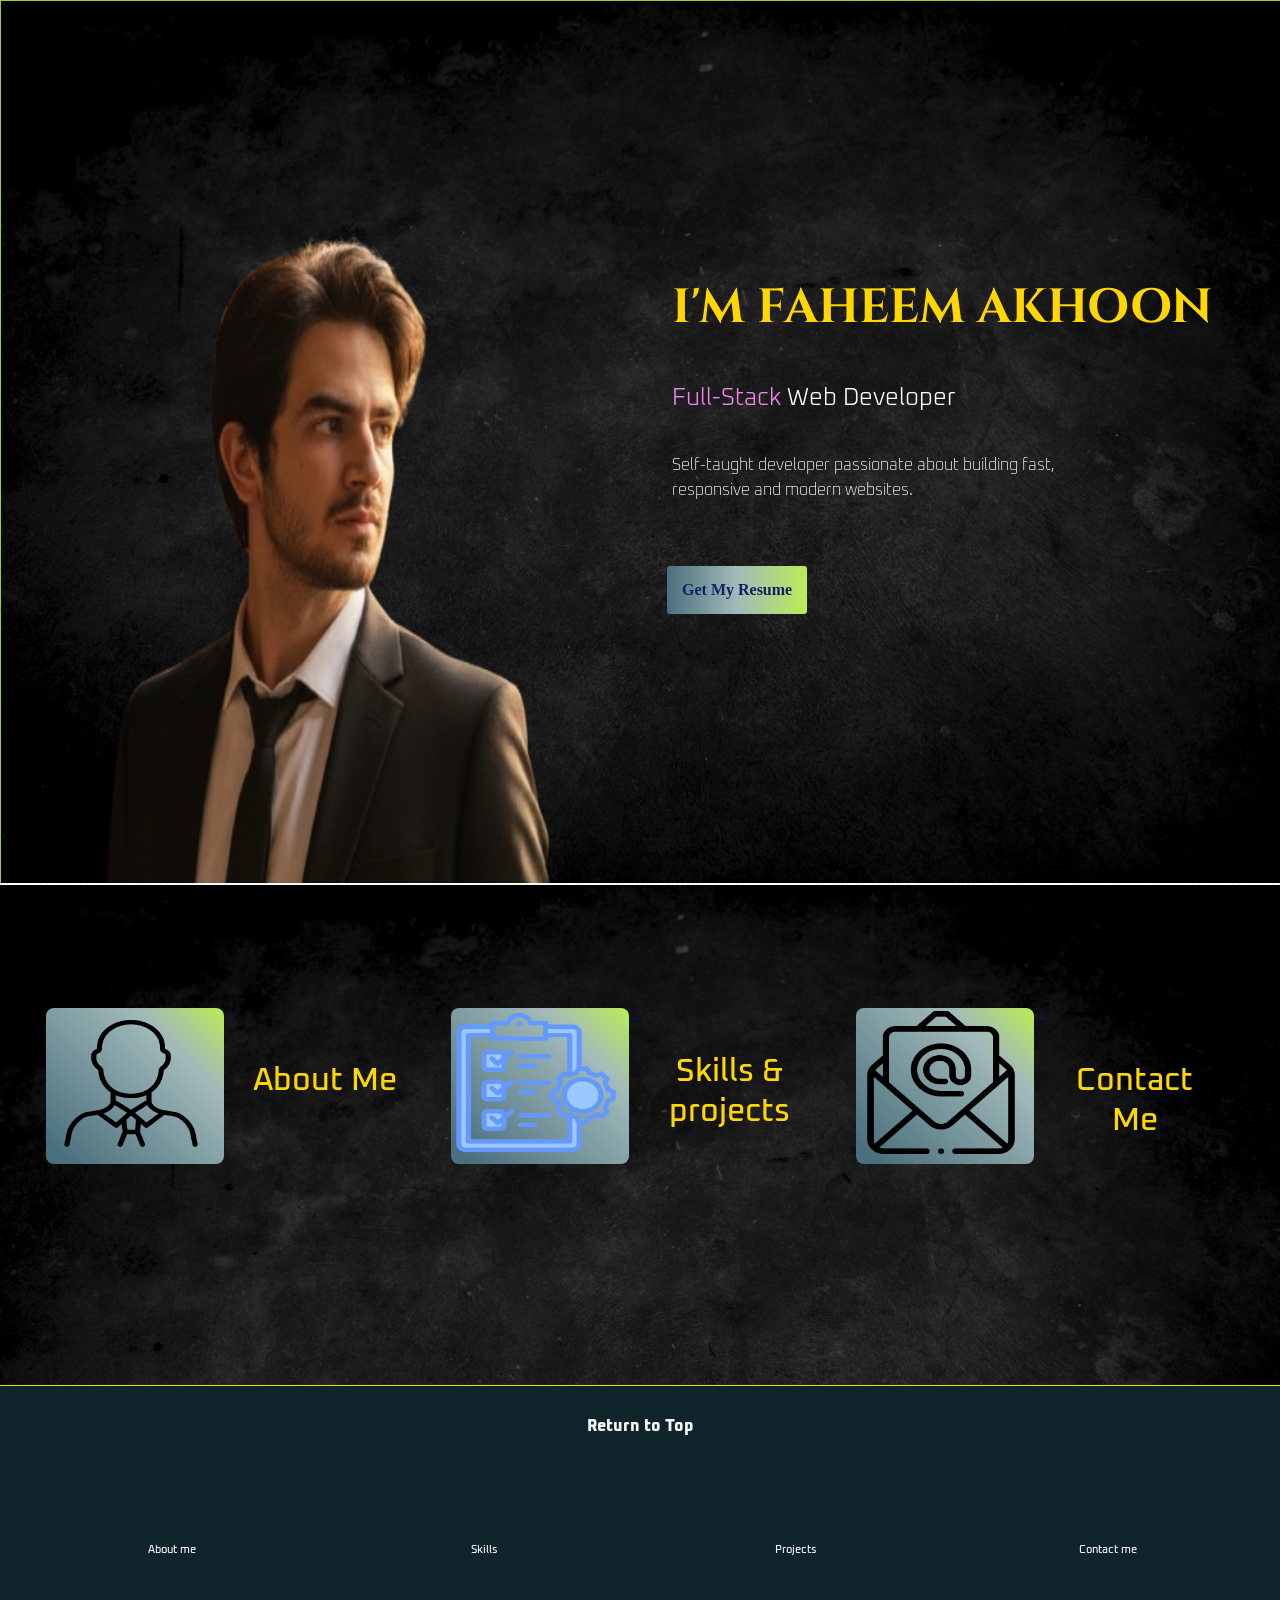
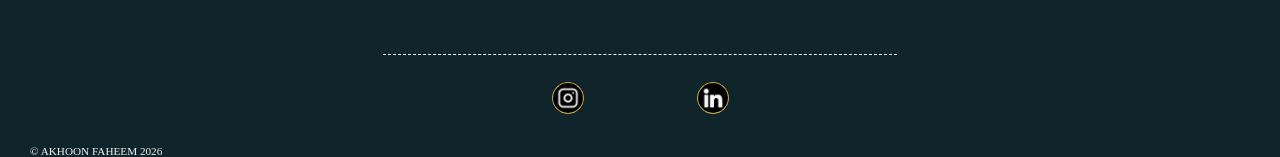
<file: index.html>
<!DOCTYPE html>
<html lang="en">
<head>
    <meta charset="UTF-8">
    <meta name="viewport" content="width=device-width, initial-scale=1.0">
    <title>Portfolio site</title>
    <link href="./style.css" rel="stylesheet" />
    <link href="./tabStyle.css" rel="stylesheet" media="(min-width: 750px) and (max-width:1199px)" />
    <link href="./mobilestyle.css" rel="stylesheet" media="(max-width:749px)" />
    <!--fonts link-->
    <link rel="preconnect" href="https://fonts.googleapis.com">
<link rel="preconnect" href="https://fonts.gstatic.com" crossorigin>
<link href="https://fonts.googleapis.com/css2?family=Bebas+Neue&family=Cinzel:wght@400..900&family=Dancing+Script:wght@400..700&family=Inter:ital,opsz,wght@0,14..32,100..900;1,14..32,100..900&family=Oxanium:wght@200..800&family=Space+Grotesk:wght@300..700&display=swap" rel="stylesheet">


</head>
<body>
    <section  id="title">
        <div class="main container">
           <!--nav for mobile-->
           
            <nav class="navi mobile">
                <a class=" home button" href="#">Home</a>
                <a class="about button" href="#">About Me</a>
                <a class="skills button" href="#">Skills</a>
                <a class="project button" href="#">Projects</a>
            </nav>


            <!--for mobile html element header-->
            
            <div class="mobile header">
                <h1>I'M FAHEEM AKHOON</h1>
            </div>
            <div class="mobile description">
                <h2 class="desc"> <span> Full-Stack </span>Web Developer</h2>
            </div>
              <!--end of mobile html element header-->
           
              <div class="img-container">
                <img src="./profile.png" alt="profile" />
            </div>


            <!--moible element para-->
           
            <div class="mobile para">
                <p class="define"> A Self-taught developer passionate about building fast, responsive and modern websites.</p>
                <a  class="resume" href="./FAHEEM CV.pdf" download="Faheem_resume">Get My Resume</a> 

            </div>
            <!-- end of moible element para-->

            <div class="text-block">
                <h1>I'M FAHEEM AKHOON</h1>
                <h2 class="desc"> <span> Full-Stack </span>Web Developer</h2>
                <p class="define"> Self-taught developer passionate about building fast, responsive and modern websites.</p>
                <a  class="resume" href="./FAHEEM CV.pdf" download="Faheem_resume">Get My Resume</a> 
            </div>
        </div>
    </section>
    <hr />


    <section id="features">
        <div class="features container">
            <!--flex item-->
            <div class="sm-container">
            <a href="https://www.google.com" class="nav">
            <div class="icon-conatiner">
                <img src="./about me.png" alt="profile-icon" class="icon"/>
            </div>
            <div class="text-container">
                <h2 class="features-label">About Me</h2>
            </div>
            </a>
            </div>

             <!--flex item-->
             <div class="sm-container">
            <a href="https://www.google.com" class="nav">
            <div class="icon-conatiner">
                <img src="./skill.png" alt="skills-icon" class="icon" />
            </div>
            <div class="text-container">
                <h2 class="features-label two">Skills & projects</h2>
            </div>
            </a>
            </div>

             <!--flex item-->
             <div class="sm-container">
            <a href="https://www.google.com" class="nav">
            <div class="icon-conatiner">
                <img src="./contact.png" alt="contact-icon" class="icon" />
            </div>
            <div class="text-container">
                <h2 class="features-label">Contact Me</h2>
            </div>
            </a>
            </div>


        </div>

    </section>
    


    <section id="footer">
        <div class="top">
            <a href="#title" class="return">Return to Top </a>
        </div>
        <div class="foot-container">
            <a href="#" class="bottom-links">About me </a>
            <a href="#" class="bottom-links">Skills </a>
            <a href="#" class="bottom-links">Projects </a>
            <a href="#" class="bottom-links">Contact me </a>
        </div>
        <br/>
        <hr class="spe_line"/>
        <div class="social">
          <a href="#" class="ic-link"><img src="./instagram.png" class="soc-img" alt="instagram" /></a> 
           <a href="#" class="ic-link" ><img src="./linkedin.png" class="soc-img" alt="instagram" /></a> 
        </div>

        <div class="copyright">
            <p> © AKHOON FAHEEM 2026</p>
        </div>

    </section>
</body>
</html>






<!-- TODO 7: Add the Contact Me and About Me page links -->
</file>
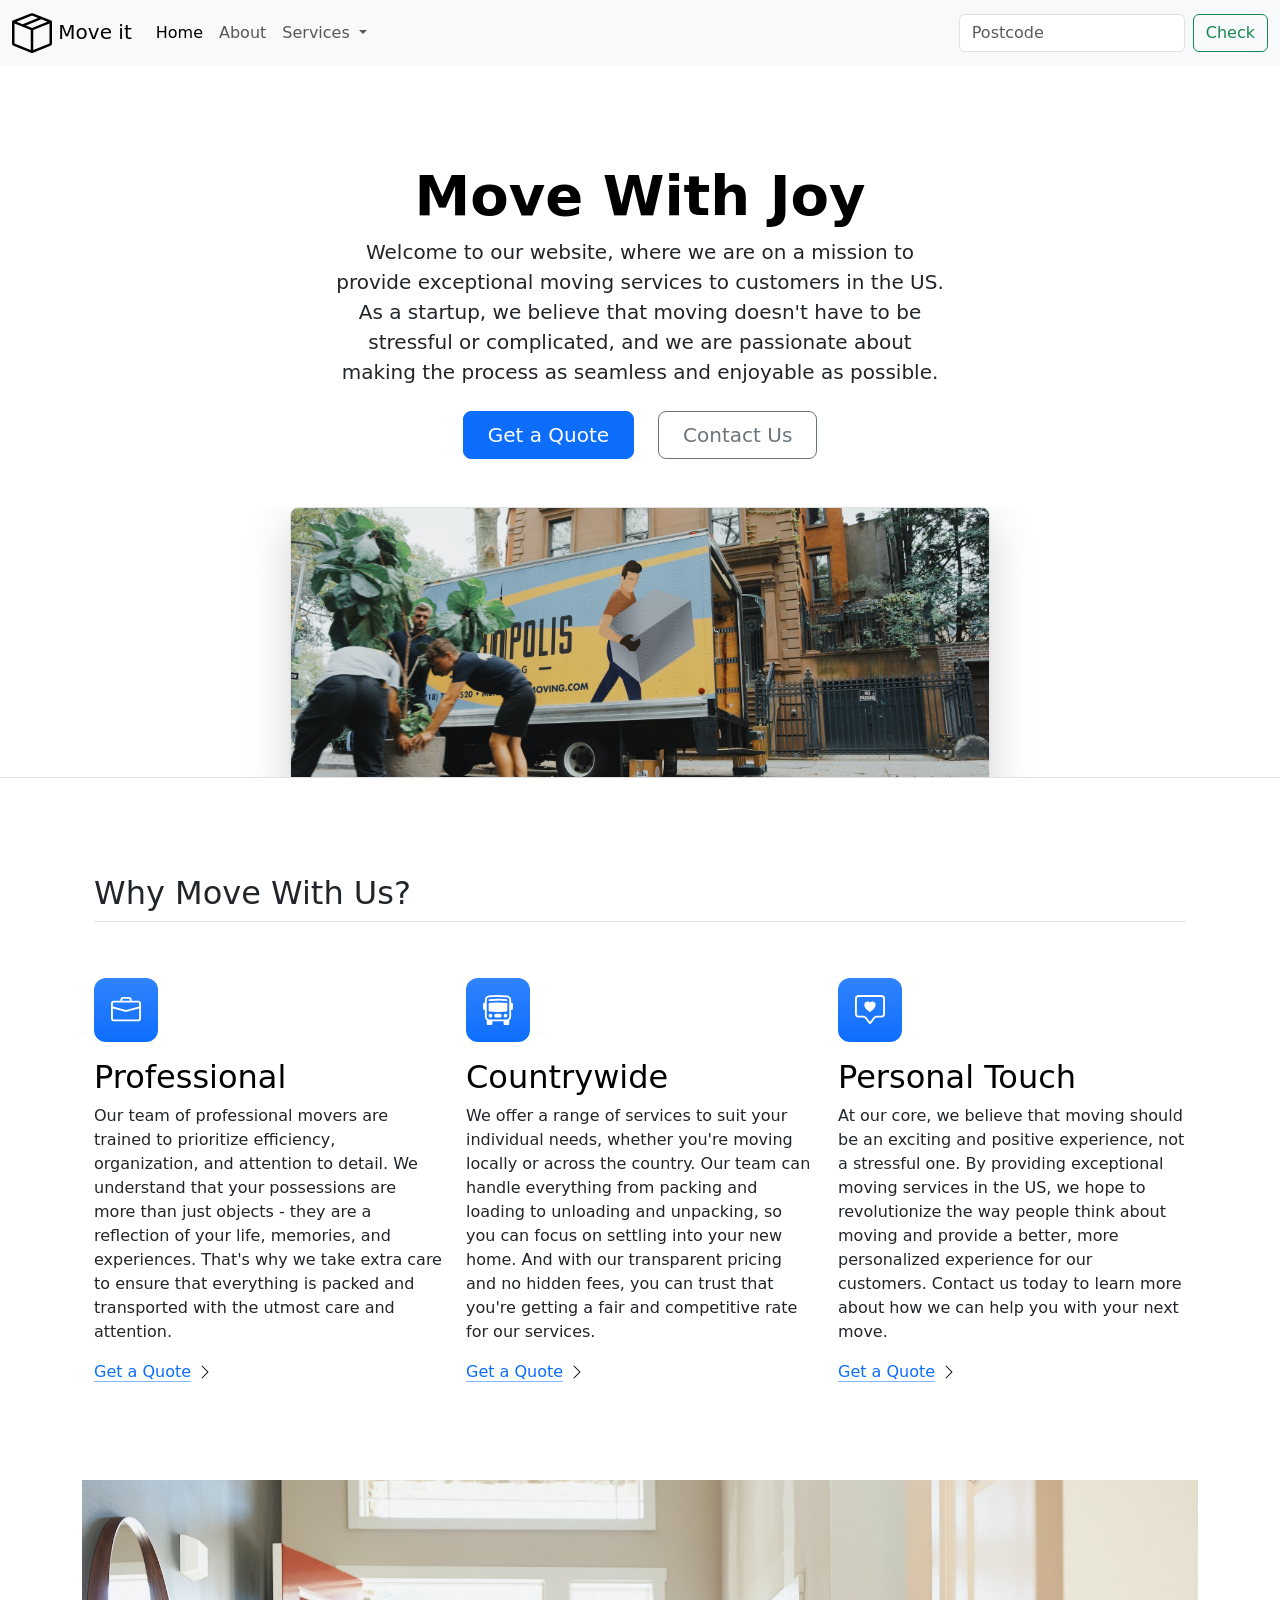
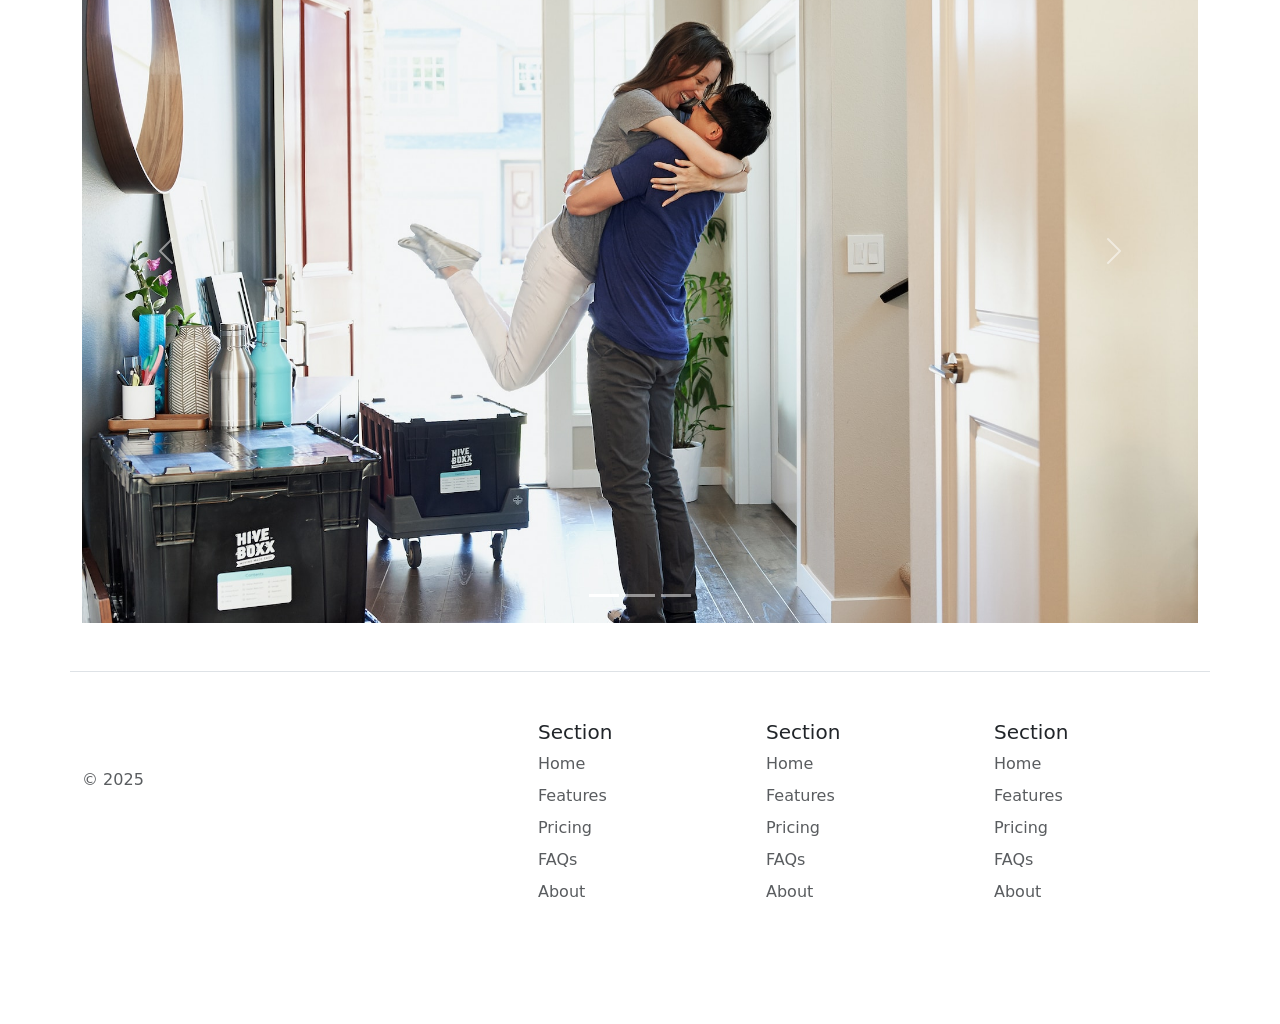
<file: Bootstrap_Components/index.html>
<!DOCTYPE html>
<html lang="en"  >

<head>
  <meta charset="UTF-8">
  <meta name="viewport" content="width=device-width, initial-scale=1.0">
  <title>Bootstrap Components</title>
  <link href="https://cdn.jsdelivr.net/npm/bootstrap@5.3.0-alpha2/dist/css/bootstrap.min.css" rel="stylesheet"
    integrity="sha384-aFq/bzH65dt+w6FI2ooMVUpc+21e0SRygnTpmBvdBgSdnuTN7QbdgL+OapgHtvPp" crossorigin="anonymous">
  <style>
    .feature-icon {
  width: 4rem;
  height: 4rem;
  border-radius: .75rem;
}
  </style>
</head>

<body>
<nav class="navbar navbar-expand-lg bg-body-tertiary">
  <div class="container-fluid">
    <a class="navbar-brand" href="#"> <img src="./box-seam.svg"  alt="brand img icon"  height="40"/> Move it</a>
    <button class="navbar-toggler" type="button" data-bs-toggle="collapse" data-bs-target="#navbarSupportedContent" aria-controls="navbarSupportedContent" aria-expanded="false" aria-label="Toggle navigation">
      <span class="navbar-toggler-icon"></span>
    </button>
    <div class="collapse navbar-collapse" id="navbarSupportedContent">
      <ul class="navbar-nav me-auto mb-2 mb-lg-0">
        <li class="nav-item">
          <a class="nav-link active" aria-current="page" href="#">Home</a>
        </li>
        <li class="nav-item">
          <a class="nav-link" href="#">About</a>
        </li>
        <li class="nav-item dropdown">
          <a class="nav-link dropdown-toggle" href="#" role="button" data-bs-toggle="dropdown" aria-expanded="false">
            Services
          </a>
          <ul class="dropdown-menu">
            <li><a class="dropdown-item" href="#">Action</a></li>
            <li><a class="dropdown-item" href="#">Another action</a></li>
            <li><hr class="dropdown-divider"></li>
            <li><a class="dropdown-item" href="#">Something else here</a></li>
          </ul>
        </li>
      </ul>
      <form class="d-flex" role="search">
        <input class="form-control me-2" type="search" placeholder="Postcode" aria-label="Search"/>
        <button class="btn btn-outline-success" type="submit">Check</button>
      </form>
    </div>
  </div>
</nav>

<div class="px-4 pt-5 my-5 text-center border-bottom"> 
  <h1 class="display-4 fw-bold text-body-emphasis">Move With Joy</h1> 
  <div class="col-lg-6 mx-auto"> 
    <p class="lead mb-4">Welcome to our website, where we are on a mission to provide exceptional moving services to customers in the US. As a startup, we believe that moving doesn't have to be stressful or complicated, and we are passionate about making the process as seamless and enjoyable as possible.
</p> 
    <div class="d-grid gap-2 d-sm-flex justify-content-sm-center mb-5"> 
      <button type="button" class="btn btn-primary btn-lg px-4 me-sm-3">Get a Quote</button> 
      <button type="button" class="btn btn-outline-secondary btn-lg px-4">Contact Us</button> </div>
     </div>
      <div class="overflow-hidden" style="max-height: 30vh;"> 
        <div class="container px-5"> <img src="./moving-van.jpg" class="img-fluid border rounded-3 shadow-lg mb-4" alt="Example image" width="700" height="500" loading="lazy"> </div> </div> 
      </div>


<div class="container px-4 py-5" id="featured-3"> 
  <h2 class="pb-2 border-bottom">Why Move With Us?</h2> 
  <div class="row g-4 py-5 row-cols-1 row-cols-lg-3">
     <div class="feature col"> 
      <div class="feature-icon d-inline-flex align-items-center justify-content-center text-bg-primary bg-gradient fs-2 mb-3"> <img src="./briefcase.svg" alt="brief-case" height="30"/> </div> 
      <h3 class="fs-2 text-body-emphasis">Professional</h3> 
      <p>Our team of professional movers are trained to prioritize efficiency, organization, and attention to detail. We understand that your possessions are more than just objects - they are a reflection of your life, memories, and experiences. That's why we take extra care to ensure that everything is packed and transported with the utmost care and attention.
</p> <a href="#" class="icon-link">
Get a Quote

<img src="./chevron-right.svg" alt="chevron" /> </a> </div> <div class="feature col"> <div class="feature-icon d-inline-flex align-items-center justify-content-center text-bg-primary bg-gradient fs-2 mb-3"> <img src="./bus-front.svg" alt="bus-front" height="30" /> </div> <h3 class="fs-2 text-body-emphasis">Countrywide</h3> 
<p>We offer a range of services to suit your individual needs, whether you're moving locally or across the country. Our team can handle everything from packing and loading to unloading and unpacking, so you can focus on settling into your new home. And with our transparent pricing and no hidden fees, you can trust that you're getting a fair and competitive rate for our services.
</p> <a href="#" class="icon-link">
Get a Quote
<img src="./chevron-right.svg" alt="chevron" /> </a> </div> <div class="feature col"> <div class="feature-icon d-inline-flex align-items-center justify-content-center text-bg-primary bg-gradient fs-2 mb-3"> <img src="./chat-square-heart.svg" alt="chat-square" height="30" /> </div> <h3 class="fs-2 text-body-emphasis">Personal Touch</h3> 
<p>At our core, we believe that moving should be an exciting and positive experience, not a stressful one. By providing exceptional moving services in the US, we hope to revolutionize the way people think about moving and provide a better, more personalized experience for our customers. Contact us today to learn more about how we can help you with your next move.
</p> <a href="#" class="icon-link">
Get a Quote
<img src="./chevron-right.svg" alt="chevron" /> </a> </div> </div> </div>

<div class="container">
<div id="carouselExampleIndicators" class="carousel slide">
  <div class="carousel-indicators">
    <button type="button" data-bs-target="#carouselExampleIndicators" data-bs-slide-to="0" class="active" aria-current="true" aria-label="Slide 1"></button>
    <button type="button" data-bs-target="#carouselExampleIndicators" data-bs-slide-to="1" aria-label="Slide 2"></button>
    <button type="button" data-bs-target="#carouselExampleIndicators" data-bs-slide-to="2" aria-label="Slide 3"></button>
  </div>
  <div class="carousel-inner">
    <div class="carousel-item active">
      <img src="./couple.jpg" class="d-block w-100" alt="couple">
    </div>
    <div class="carousel-item">
      <img src="./dog.jpg" class="d-block w-100" alt="dog">
    </div>
    <div class="carousel-item">
      <img src="./family.jpg" class="d-block w-100" alt="family">
    </div>
  </div>
  <button class="carousel-control-prev" type="button" data-bs-target="#carouselExampleIndicators" data-bs-slide="prev">
    <span class="carousel-control-prev-icon" aria-hidden="true"></span>
    <span class="visually-hidden">Previous</span>
  </button>
  <button class="carousel-control-next" type="button" data-bs-target="#carouselExampleIndicators" data-bs-slide="next">
    <span class="carousel-control-next-icon" aria-hidden="true"></span>
    <span class="visually-hidden">Next</span>
  </button>
</div>
</div>

<div class="container"> <footer class="row row-cols-1 row-cols-sm-2 row-cols-md-5 py-5 my-5 border-top"> <div class="col mb-3"> <a href="/" class="d-flex align-items-center mb-3 link-body-emphasis text-decoration-none" aria-label="Bootstrap"> <svg class="bi me-2" width="40" height="32" aria-hidden="true"><use xlink:href="#bootstrap"></use></svg> </a> <p class="text-body-secondary">© 2025</p> </div> <div class="col mb-3"></div> <div class="col mb-3"> <h5>Section</h5> <ul class="nav flex-column"> <li class="nav-item mb-2"><a href="#" class="nav-link p-0 text-body-secondary">Home</a></li> <li class="nav-item mb-2"><a href="#" class="nav-link p-0 text-body-secondary">Features</a></li> <li class="nav-item mb-2"><a href="#" class="nav-link p-0 text-body-secondary">Pricing</a></li> <li class="nav-item mb-2"><a href="#" class="nav-link p-0 text-body-secondary">FAQs</a></li> <li class="nav-item mb-2"><a href="#" class="nav-link p-0 text-body-secondary">About</a></li> </ul> </div> <div class="col mb-3"> <h5>Section</h5> <ul class="nav flex-column"> <li class="nav-item mb-2"><a href="#" class="nav-link p-0 text-body-secondary">Home</a></li> <li class="nav-item mb-2"><a href="#" class="nav-link p-0 text-body-secondary">Features</a></li> <li class="nav-item mb-2"><a href="#" class="nav-link p-0 text-body-secondary">Pricing</a></li> <li class="nav-item mb-2"><a href="#" class="nav-link p-0 text-body-secondary">FAQs</a></li> <li class="nav-item mb-2"><a href="#" class="nav-link p-0 text-body-secondary">About</a></li> </ul> </div> <div class="col mb-3"> <h5>Section</h5> <ul class="nav flex-column"> <li class="nav-item mb-2"><a href="#" class="nav-link p-0 text-body-secondary">Home</a></li> <li class="nav-item mb-2"><a href="#" class="nav-link p-0 text-body-secondary">Features</a></li> <li class="nav-item mb-2"><a href="#" class="nav-link p-0 text-body-secondary">Pricing</a></li> <li class="nav-item mb-2"><a href="#" class="nav-link p-0 text-body-secondary">FAQs</a></li> <li class="nav-item mb-2"><a href="#" class="nav-link p-0 text-body-secondary">About</a></li> </ul> </div> </footer> </div>


<script src="https://cdn.jsdelivr.net/npm/bootstrap@5.3.8/dist/js/bootstrap.bundle.min.js" integrity="sha384-FKyoEForCGlyvwx9Hj09JcYn3nv7wiPVlz7YYwJrWVcXK/BmnVDxM+D2scQbITxI" crossorigin="anonymous"></script>
</body>

</html>
</file>
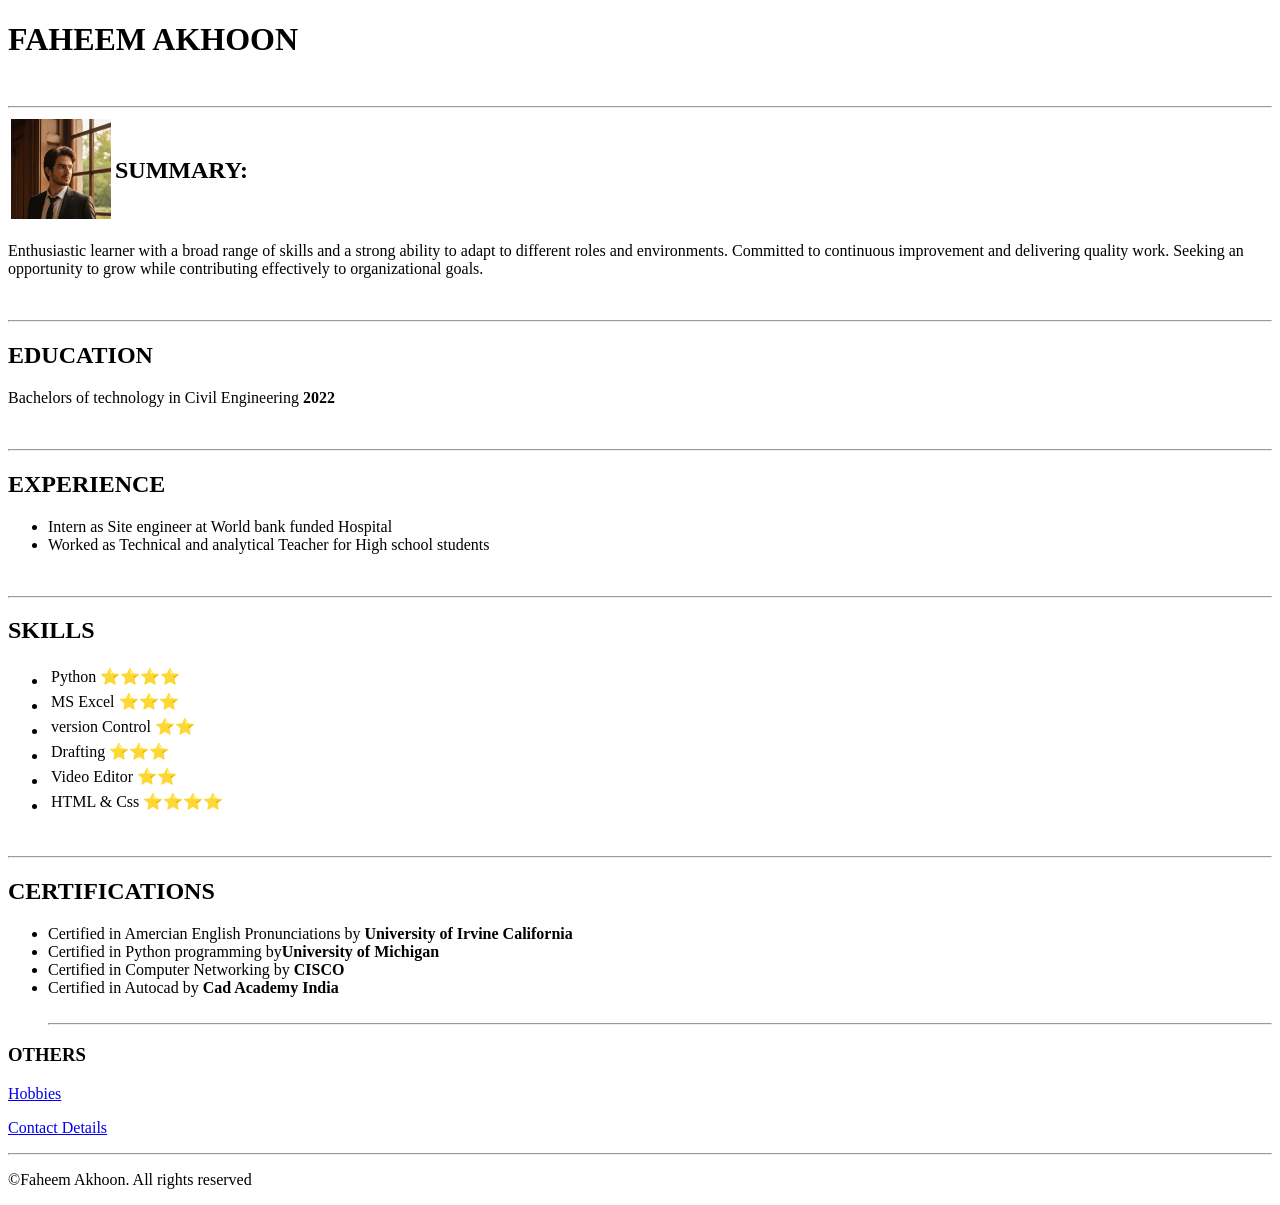
<file: Resume_project/index.html>
<!DOCTYPE html>
<html lang="en">
<head>
    <meta charset="UTF-8">
    <meta name="viewport" content="width=device-width, initial-scale=1.0">
    <title>My Resume</title>
</head>
<body>
    <h1> FAHEEM AKHOON</h1>
    <br />
    <hr />
    <table>
    
        <tr>
            <td><img src="./Faheem_res.jpeg" height="100px" width="100px" alt="My profile pic"</td>
            <td><h2> SUMMARY:</h2></td>
        </tr>
    </table>
    <p>Enthusiastic learner with a broad range of skills and a strong ability to adapt to different roles and environments. Committed to continuous improvement and delivering quality work. Seeking an opportunity to grow while contributing effectively to organizational goals.</p>
    <br />
    <hr />
    <h2> EDUCATION</h2>
    <p>Bachelors of technology in Civil Engineering <strong>2022</strong></p>
    <br />
    <hr />
    <h2>EXPERIENCE</h2>
    <ul>
        <li> Intern as Site engineer at World bank funded Hospital</li>
        <li> Worked as  Technical and analytical Teacher for High school students </li>
    </ul>
    <br/>
    <hr />
    <h2>SKILLS</h2>
    <ul>
        
       <li> 
        <table>
        <tr>  
         <td>Python</td> 
        <td>⭐⭐⭐⭐</td>
      </tr>
        </table></li>

        <li>
        <table>
        <tr>
        <td>MS Excel</td>
        <td>⭐⭐⭐</td>
        </tr>
        </table></li>


        <li>
        <table>
        <tr>
            <td> version Control</td> 
            <td>⭐⭐</td>
        </tr>
        </table>
        </li>



        <li>
         <table>
            <tr>
           <td>Drafting</td> 
           <td>⭐⭐⭐</td>
            </tr>
         </table></li>

        <li>
            <table><tr>

            <td>Video Editor</td>
            <td>⭐⭐</td>
            </tr></table></li>

        <li>
            <table><tr><td>HTML & Css</td>
                <td>⭐⭐⭐⭐</td>
                </tr></table>
        </li>
    </ul>
    <br />
    <hr />
    <h2>CERTIFICATIONS</h2>
    <ul>
        <li>Certified in Amercian English Pronunciations by <strong>University of Irvine California</strong></li>
        <li>Certified in Python programming by<strong>University of Michigan</strong></li>
        <li>Certified in Computer Networking by <strong>CISCO</strong></li>
        <li>Certified in Autocad by <strong>Cad Academy India</strong></li>
        <br />
        <hr />
    </ul>
    <h3>OTHERS</h3>
    <p><a href="./hobbies.html">Hobbies</a></p>
    <p><a href="./contact.html">Contact Details</a></p>
    <hr />
    <footer>
        <p>©Faheem Akhoon. All rights reserved</p>
    </footer>
</body>
</html>
</file>
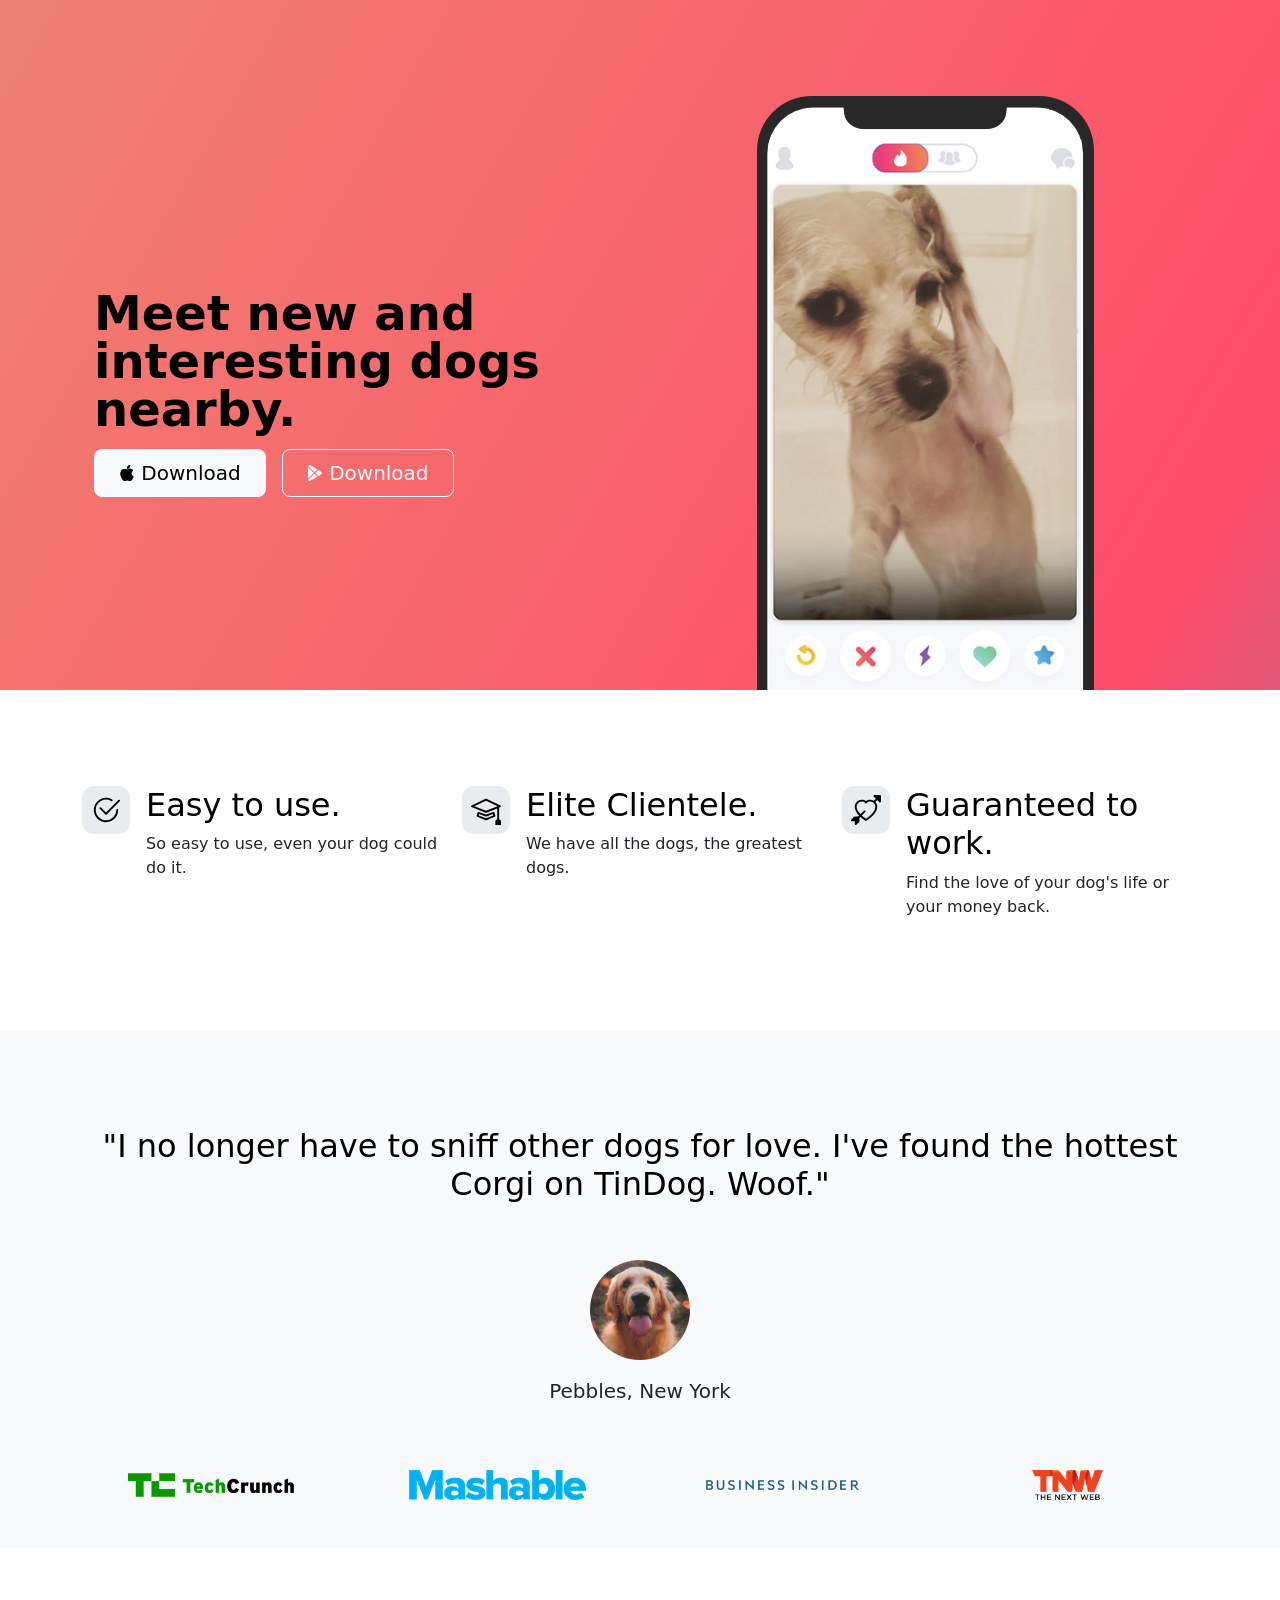
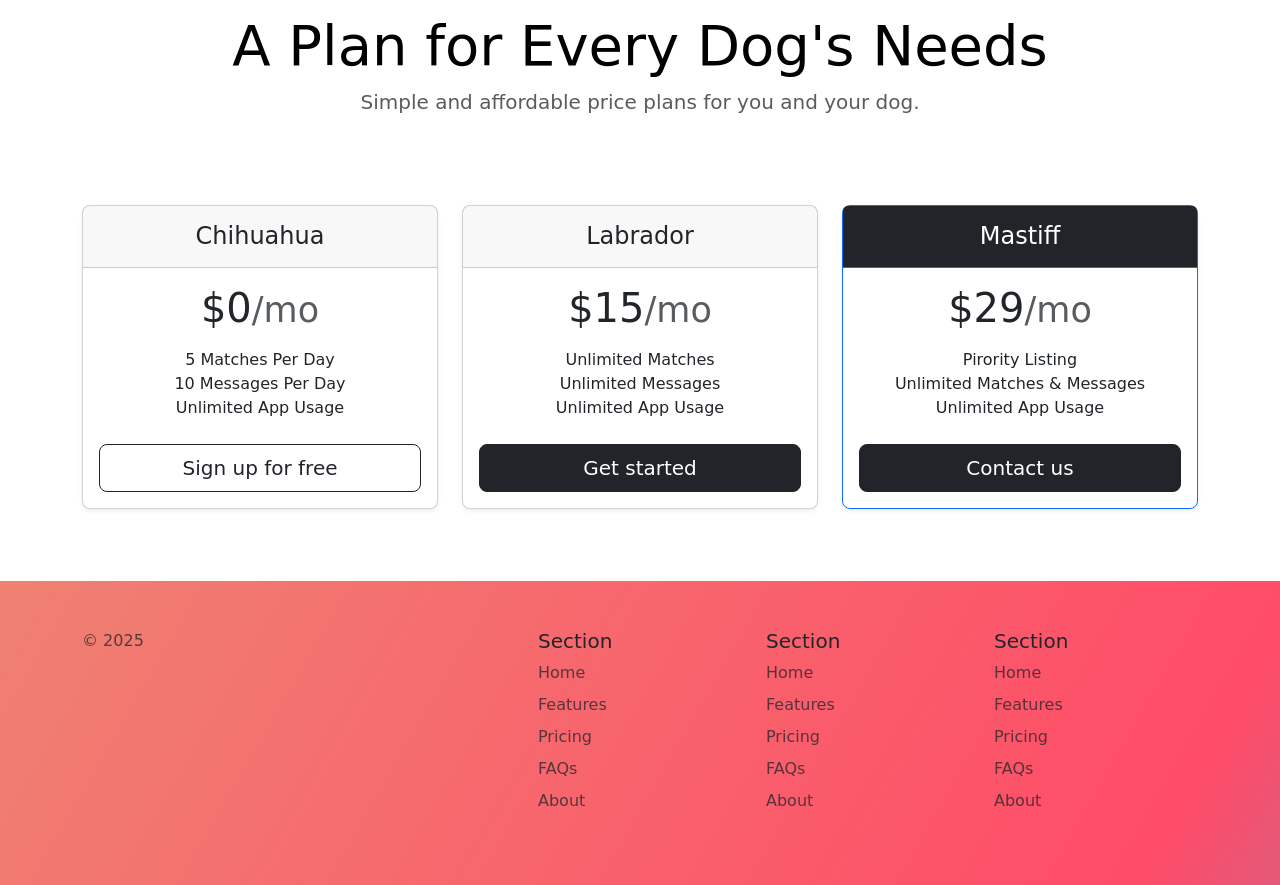
<file: TinDog_Project/index.html>
<!DOCTYPE html>
<html lang="en">

<head>
  <meta charset="UTF-8">
  <meta name="viewport" content="width=device-width, initial-scale=1.0">
  <title>TinDog</title>
  <link href="https://cdn.jsdelivr.net/npm/bootstrap@5.3.8/dist/css/bootstrap.min.css" rel="stylesheet" integrity="sha384-sRIl4kxILFvY47J16cr9ZwB07vP4J8+LH7qKQnuqkuIAvNWLzeN8tE5YBujZqJLB" crossorigin="anonymous">
  <link href="./css/style.css" rel="stylesheet" />
</head>

<body>

  <!-- Title -->
  <section id="title" class="gradient-background" >
    <div class="container col-xxl-8 px-4 pt-5">
       <div class="row flex-lg-row-reverse align-items-center g-5 pt-5"> 
        <div class="col-10 col-sm-8 col-lg-6">
           <img src="./images/iphone.png" class="d-block mx-lg-auto img-fluid" alt="app demo" height="200" loading="lazy"> </div> 
           <div class="col-lg-6"> <h1 class="display-5 fw-bold text-body-emphasis lh-1 mb-3">Meet new and interesting dogs nearby.</h1> 
             <div class="d-grid gap-2 d-md-flex justify-content-md-start"> 
              <button type="button" class="btn btn-light btn-lg px-4 me-md-2"><svg xmlns="http://www.w3.org/2000/svg" width="16" height="16" fill="currentColor"
                class="bi bi-apple mb-1" viewBox="0 0 16 16">
<path
                  d="M11.182.008C11.148-.03 9.923.023 8.857 1.18c-1.066 1.156-.902 2.482-.878 2.516.024.034 1.52.087 2.475-1.258.955-1.345.762-2.391.728-2.43Zm3.314 11.733c-.048-.096-2.325-1.234-2.113-3.422.212-2.189 1.675-2.789 1.698-2.854.023-.065-.597-.79-1.254-1.157a3.692 3.692 0 0 0-1.563-.434c-.108-.003-.483-.095-1.254.116-.508.139-1.653.589-1.968.607-.316.018-1.256-.522-2.267-.665-.647-.125-1.333.131-1.824.328-.49.196-1.422.754-2.074 2.237-.652 1.482-.311 3.83-.067 4.56.244.729.625 1.924 1.273 2.796.576.984 1.34 1.667 1.659 1.899.319.232 1.219.386 1.843.067.502-.308 1.408-.485 1.766-.472.357.013 1.061.154 1.782.539.571.197 1.111.115 1.652-.105.541-.221 1.324-1.059 2.238-2.758.347-.79.505-1.217.473-1.282Z" />
<path
                  d="M11.182.008C11.148-.03 9.923.023 8.857 1.18c-1.066 1.156-.902 2.482-.878 2.516.024.034 1.52.087 2.475-1.258.955-1.345.762-2.391.728-2.43Zm3.314 11.733c-.048-.096-2.325-1.234-2.113-3.422.212-2.189 1.675-2.789 1.698-2.854.023-.065-.597-.79-1.254-1.157a3.692 3.692 0 0 0-1.563-.434c-.108-.003-.483-.095-1.254.116-.508.139-1.653.589-1.968.607-.316.018-1.256-.522-2.267-.665-.647-.125-1.333.131-1.824.328-.49.196-1.422.754-2.074 2.237-.652 1.482-.311 3.83-.067 4.56.244.729.625 1.924 1.273 2.796.576.984 1.34 1.667 1.659 1.899.319.232 1.219.386 1.843.067.502-.308 1.408-.485 1.766-.472.357.013 1.061.154 1.782.539.571.197 1.111.115 1.652-.105.541-.221 1.324-1.059 2.238-2.758.347-.79.505-1.217.473-1.282Z" />
</svg> Download</button> 
              <button type="button" class="btn btn-outline-light btn-lg px-4">
               <svg xmlns="http://www.w3.org/2000/svg" width="16" height="16" fill="currentColor"
                class="bi bi-google-play mb-1" viewBox="0 0 16 16">
<path
                  d="M14.222 9.374c1.037-.61 1.037-2.137 0-2.748L11.528 5.04 8.32 8l3.207 2.96 2.694-1.586Zm-3.595 2.116L7.583 8.68 1.03 14.73c.201 1.029 1.36 1.61 2.303 1.055l7.294-4.295ZM1 13.396V2.603L6.846 8 1 13.396ZM1.03 1.27l6.553 6.05 3.044-2.81L3.333.215C2.39-.341 1.231.24 1.03 1.27Z" />
</svg> Download</button> 
            </div>
           </div> 
          </div> 
        </div>

  </section>
 
 

  <!-- Features -->
  <section id="features">
<div class="container mt-5">
<div class="row g-4 py-5 row-cols-1 row-cols-lg-3">

   <div class="col d-flex align-items-start"> 
    <div class="icon-square text-body-emphasis bg-body-secondary d-inline-flex align-items-center justify-content-center fs-4 flex-shrink-0 me-3"> 
      <svg xmlns="http://www.w3.org/2000/svg" height="30" fill="currentColor" class="bi bi-check2-circle"
              viewBox="0 0 16 16">
<path
                d="M2.5 8a5.5 5.5 0 0 1 8.25-4.764.5.5 0 0 0 .5-.866A6.5 6.5 0 1 0 14.5 8a.5.5 0 0 0-1 0 5.5 5.5 0 1 1-11 0z" />
<path
                d="M15.354 3.354a.5.5 0 0 0-.708-.708L8 9.293 5.354 6.646a.5.5 0 1 0-.708.708l3 3a.5.5 0 0 0 .708 0l7-7z" />
</svg> 
    </div> 
    <div> 
      <h3 class="fs-2 text-body-emphasis">Easy to use.</h3> 
      <p>So easy to use, even your dog could do it.</p> 
 </div>
 </div>
  <div class="col d-flex align-items-start"> 
    <div class="icon-square text-body-emphasis bg-body-secondary d-inline-flex align-items-center justify-content-center fs-4 flex-shrink-0 me-3"> 
      <svg xmlns="http://www.w3.org/2000/svg" height="30" fill="currentColor" class="bi bi-mortarboard" viewBox="0 0 16 16">
<path d="M8.211 2.047a.5.5 0 0 0-.422 0l-7.5 3.5a.5.5 0 0 0 .025.917l7.5 3a.5.5 0 0 0 .372 0L14 7.14V13a1 1 0 0 0-1 1v2h3v-2a1 1 0 0 0-1-1V6.739l.686-.275a.5.5 0 0 0 .025-.917l-7.5-3.5ZM8 8.46 1.758 5.965 8 3.052l6.242 2.913L8 8.46Z"/>
<path d="M4.176 9.032a.5.5 0 0 0-.656.327l-.5 1.7a.5.5 0 0 0 .294.605l4.5 1.8a.5.5 0 0 0 .372 0l4.5-1.8a.5.5 0 0 0 .294-.605l-.5-1.7a.5.5 0 0 0-.656-.327L8 10.466 4.176 9.032Zm-.068 1.873.22-.748 3.496 1.311a.5.5 0 0 0 .352 0l3.496-1.311.22.748L8 12.46l-3.892-1.556Z"/>
</svg>
    </div>
     <div> 
      <h3 class="fs-2 text-body-emphasis">Elite Clientele.</h3>
       <p>We have all the dogs, the greatest dogs.</p> 
</div>
 </div>
  <div class="col d-flex align-items-start"> 
    <div class="icon-square text-body-emphasis bg-body-secondary d-inline-flex align-items-center justify-content-center fs-4 flex-shrink-0 me-3"> 
      <svg xmlns="http://www.w3.org/2000/svg" height="30" fill="currentColor" class="bi bi-arrow-through-heart"
              viewBox="0 0 16 16">
<path fill-rule="evenodd"
                d="M2.854 15.854A.5.5 0 0 1 2 15.5V14H.5a.5.5 0 0 1-.354-.854l1.5-1.5A.5.5 0 0 1 2 11.5h1.793l.53-.53c-.771-.802-1.328-1.58-1.704-2.32-.798-1.575-.775-2.996-.213-4.092C3.426 2.565 6.18 1.809 8 3.233c1.25-.98 2.944-.928 4.212-.152L13.292 2 12.147.854A.5.5 0 0 1 12.5 0h3a.5.5 0 0 1 .5.5v3a.5.5 0 0 1-.854.354L14 2.707l-1.006 1.006c.236.248.44.531.6.845.562 1.096.585 2.517-.213 4.092-.793 1.563-2.395 3.288-5.105 5.08L8 13.912l-.276-.182a21.86 21.86 0 0 1-2.685-2.062l-.539.54V14a.5.5 0 0 1-.146.354l-1.5 1.5Zm2.893-4.894A20.419 20.419 0 0 0 8 12.71c2.456-1.666 3.827-3.207 4.489-4.512.679-1.34.607-2.42.215-3.185-.817-1.595-3.087-2.054-4.346-.761L8 4.62l-.358-.368c-1.259-1.293-3.53-.834-4.346.761-.392.766-.464 1.845.215 3.185.323.636.815 1.33 1.519 2.065l1.866-1.867a.5.5 0 1 1 .708.708L5.747 10.96Z" />
</svg>
    </div> 
    <div>
       <h3 class="fs-2 text-body-emphasis">Guaranteed to work.</h3>
        <p>Find the love of your dog's life or your money back.</p> 
 </div> 
</div> 
</div>

</div>
  </section>






  <!-- Testimonial -->
  <section id="testimonial" >

<div class="my-5"> 
  <div class="p-5 text-center bg-body-tertiary"> 
    <div class="container py-5">
       <h2 class="text-body-emphasis">"I no longer have to sniff other dogs for love. I've found the hottest Corgi on TinDog. Woof."</h2> 
       <img src="./images/dog-img.jpg" alt="dog-image" class="profile-img mt-5" />
       <p class="col-lg-8 mx-auto lead mt-3">Pebbles, New York</p> 
</div>
<div class="container">
  <div class="row">
    <div class="col-lg-3 col-sm-12"><img src="./images/techcrunch.png" alt="techcrunch" height="30"/></div>
     <div class="col-lg-3 col-sm-12"><img src="./images/mashable.png" alt="mashable" height="30" /></div>
      <div class="col-lg-3 col-sm-12"><img src="./images/bizinsider.png" alt="buzinessinsider"  height="30"/></div>
       <div class="col-lg-3 col-sm-12"><img src="./images/tnw.png" alt="tnw" height="30" /></div>
  </div>
</div>
</div> 
</div>

 

  </section>

  <!-- Pricing -->


  
  <section id="pricing">


<div class="pricing-header p-3 pb-md-4 mx-auto mt-5 mb-5 text-center"> <h2 class="display-4 fw-normal text-body-emphasis">A Plan for Every Dog's Needs</h2> 
  <p class="fs-5 text-body-secondary">Simple and affordable price plans for you and your dog.</p> </div>
<div class="container-sm">
  <div class="row row-cols-1 row-cols-md-3 mb-3 text-center"> <div class="col"> <div class="card mb-4 rounded-3 shadow-sm"> <div class="card-header py-3"> <h4 class="my-0 fw-normal">Chihuahua</h4> </div> <div class="card-body"> <h1 class="card-title pricing-card-title">$0<small class="text-body-secondary fw-light">/mo</small></h1> <ul class="list-unstyled mt-3 mb-4"> <li>5 Matches Per Day</li> <li>10 Messages Per Day</li> <li>Unlimited App Usage</li>  </ul> <button type="button" class="w-100 btn btn-lg btn-outline-dark">Sign up for free</button> </div> </div> </div> 
<div class="col"> <div class="card mb-4 rounded-3 shadow-sm"> <div class="card-header py-3"> <h4 class="my-0 fw-normal">Labrador</h4> </div> <div class="card-body"> <h1 class="card-title pricing-card-title">$15<small class="text-body-secondary fw-light">/mo</small></h1> <ul class="list-unstyled mt-3 mb-4"> <li>Unlimited Matches</li> <li>Unlimited Messages</li> <li>Unlimited App Usage</li>  </ul> <button type="button" class="w-100 btn btn-lg btn btn-dark"">Get started</button> </div> </div> </div> 
<div class="col"> <div class="card mb-4 rounded-3 shadow-sm border-primary"> <div class="card-header py-3 text-bg-dark border-primary"> <h4 class="my-0 fw-normal">Mastiff</h4> </div> <div class="card-body"> <h1 class="card-title pricing-card-title">$29<small class="text-body-secondary fw-light">/mo</small></h1> <ul class="list-unstyled mt-3 mb-4"> <li>Pirority Listing</li> <li>Unlimited Matches & Messages</li> <li>Unlimited App Usage</li></ul> <button type="button" class="w-100 btn btn-lg btn btn-dark">Contact us</button> </div> </div> </div> </div>
</div>

  </section>



  <!-- Footer -->




  <section id="footer" class="gradient-background">
<div class="container"> 
  <footer class="row row-cols-1 row-cols-sm-2 row-cols-md-5 py-5 mt-5 ">
     <div class="col mb-3"> 
    <p class="text-body-secondary">© 2025</p> </div>
     <div class="col mb-3"></div> <div class="col mb-3"> 
      <h5>Section</h5> <ul class="nav flex-column"> 
        <li class="nav-item mb-2">
          <a href="#" class="nav-link p-0 text-body-secondary">Home</a></li> 
          <li class="nav-item mb-2"><a href="#" class="nav-link p-0 text-body-secondary">Features</a></li> 
          <li class="nav-item mb-2"><a href="#" class="nav-link p-0 text-body-secondary">Pricing</a></li> 
          <li class="nav-item mb-2"><a href="#" class="nav-link p-0 text-body-secondary">FAQs</a></li> 
          <li class="nav-item mb-2"><a href="#" class="nav-link p-0 text-body-secondary">About</a></li> </ul>
         </div> 
         <div class="col mb-3"> 
          <h5>Section</h5> <ul class="nav flex-column"> 
            <li class="nav-item mb-2"><a href="#" class="nav-link p-0 text-body-secondary">Home</a></li>
             <li class="nav-item mb-2"><a href="#" class="nav-link p-0 text-body-secondary">Features</a></li> 
             <li class="nav-item mb-2"><a href="#" class="nav-link p-0 text-body-secondary">Pricing</a></li> 
             <li class="nav-item mb-2"><a href="#" class="nav-link p-0 text-body-secondary">FAQs</a></li> 
             <li class="nav-item mb-2"><a href="#" class="nav-link p-0 text-body-secondary">About</a></li> </ul> 
            </div> 
            <div class="col mb-3"> 
              <h5>Section</h5> <ul class="nav flex-column"> 
                <li class="nav-item mb-2"><a href="#" class="nav-link p-0 text-body-secondary">Home</a></li> 
                <li class="nav-item mb-2"><a href="#" class="nav-link p-0 text-body-secondary">Features</a></li> 
                <li class="nav-item mb-2"><a href="#" class="nav-link p-0 text-body-secondary">Pricing</a></li> 
                <li class="nav-item mb-2"><a href="#" class="nav-link p-0 text-body-secondary">FAQs</a></li> 
                <li class="nav-item mb-2"><a href="#" class="nav-link p-0 text-body-secondary">About</a></li> </ul> 
              </div> 
            </footer> 
          </div>

  </section>







  <script src="https://cdn.jsdelivr.net/npm/bootstrap@5.3.8/dist/js/bootstrap.bundle.min.js" integrity="sha384-FKyoEForCGlyvwx9Hj09JcYn3nv7wiPVlz7YYwJrWVcXK/BmnVDxM+D2scQbITxI" crossorigin="anonymous"></script>
</body>

</html>
</file>
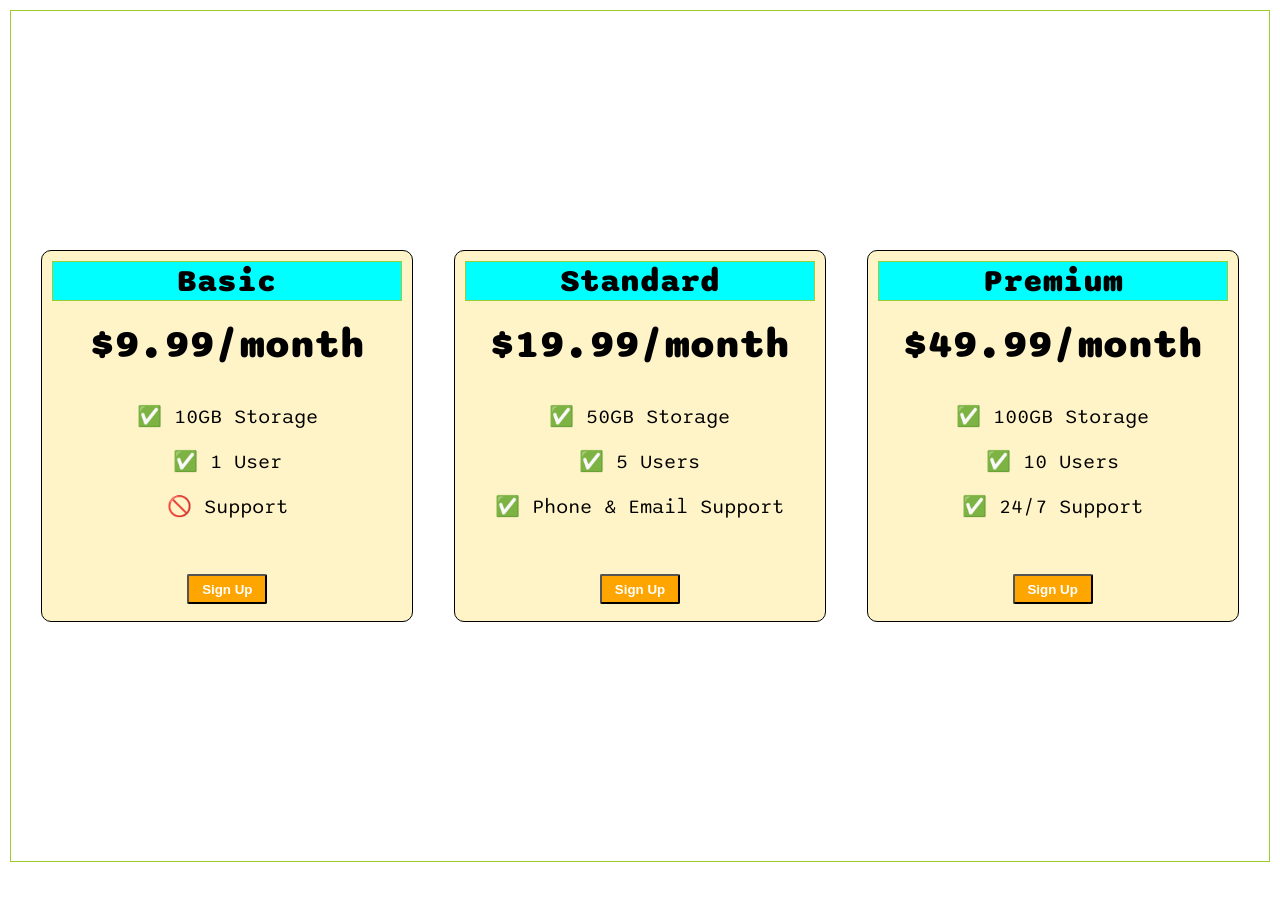
<file: flex_priceBox.html>
<!DOCTYPE html>
<html>
  <head>
    <title>Flexbox Pricing Table</title>
    <link rel="preconnect" href="https://fonts.googleapis.com" />
    <link rel="preconnect" href="https://fonts.gstatic.com" crossorigin />
    <link
      href="https://fonts.googleapis.com/css2?family=Sono:wght@400;700&display=swap"
      rel="stylesheet"
    />
    <style>
      body {
        font-family: "Sono", sans-serif;
      }

      /* Hint: What can you do with a media query and flexbox? */
      @media (max-width: 1250px) {
        body{
          height:100vh;
        }
        *{
          margin: 0;
          padding:0;
          
        }
        .pricing-container{
          border: 1px solid yellowgreen;
          padding: 20px;
          margin: 10px;
          display: flex;
          flex-direction: column;
          gap: 30px;
          align-items: center;
        }

        .pricing-plan{
          border: 1px solid black;
          border-radius: 10px;
          padding: 10px;
          margin:5px;
          flex-basis: 250px;
          width:250px;
          text-align: center;
          background-color: #FFF3C8;
        }
        .plan-title{
          border: 1px solid yellowgreen;
          font-weight: 900;
          font-size: 1.5rem;
          margin-bottom: 20px;
          background-color: aqua;
          

        }
        .plan-price{
          font-weight: 900;
          font-size: 2rem;
          margin-bottom: 20px;
        }
        .plan-features{
          padding: 2px;
          margin-bottom: 20px;
          margin-top: 20px;
          list-style: none;
        }
        li{
          margin-bottom: 15px;
          font-size: 15px;
        }
        .plan-button{
          width:80px;
          height: 28px;
          padding: 5px;
          background-color: orange;
          color: white;
          font-weight: 700;
          text-transform: capitalize;
          border-radius: 2px;
        }
      }
      @media (min-width:1251px) {
        *{
          margin: 0;
          padding:0;
        }
        .pricing-container{
          border: 1px solid yellowgreen;
          padding: 20px;
          margin: 10px;
          display: flex;
          flex-direction: row;
          gap: 20px;
          justify-content: space-around;
          height: 90vh;
          align-items: center;
        }
        .pricing-plan{
          border: 1px solid black;
          border-radius: 10px;
          padding: 10px;
          margin:5px;
          flex-basis: 350px;
          height:350px;
          text-align: center;
          background-color: #FFF3C8;
        }
        .plan-title{
          border: 1px solid yellowgreen;
          font-weight: 900;
          font-size: 2rem;
          margin-bottom: 20px;
          background-color: aqua;
        }

        .plan-price{
          font-weight: 900;
          font-size: 2.5rem;
          margin-bottom: 20px;
        }
        .plan-features{
          padding: 5px;
          margin-bottom: 30px;
          margin-top: 30px;
          list-style: none;
        }
        li{
          margin-bottom: 20px;
          font-size: 20px;
        }
        .plan-button{
          width: 80px;
          height: 30px;
          padding: 5px;
          background-color: orange;
          color: white;
          font-weight: 900;
          text-transform: capitalize;
          border-radius: 2px;
        }


      }
    </style>
  </head>

  <body>
    <div class="pricing-container">
      <div class="pricing-plan">
        <div class="plan-title">Basic</div>
        <div class="plan-price">$9.99/month</div>
        <ul class="plan-features">
          <li>✅ 10GB Storage</li>
          <li>✅ 1 User</li>
          <li>🚫 Support</li>
        </ul>
        <button class="plan-button">Sign Up</button>
      </div>
      <div class="pricing-plan">
        <div class="plan-title">Standard</div>
        <div class="plan-price">$19.99/month</div>
        <ul class="plan-features">
          <li>✅ 50GB Storage</li>
          <li>✅ 5 Users</li>
          <li>✅ Phone &amp; Email Support</li>
        </ul>
        <button class="plan-button">Sign Up</button>
      </div>
      <div class="pricing-plan">
        <div class="plan-title">Premium</div>
        <div class="plan-price">$49.99/month</div>
        <ul class="plan-features">
          <li>✅ 100GB Storage</li>
          <li>✅ 10 Users</li>
          <li>✅ 24/7 Support</li>
        </ul>
        <button class="plan-button">Sign Up</button>
      </div>
    </div>
  </body>
</html>
</file>
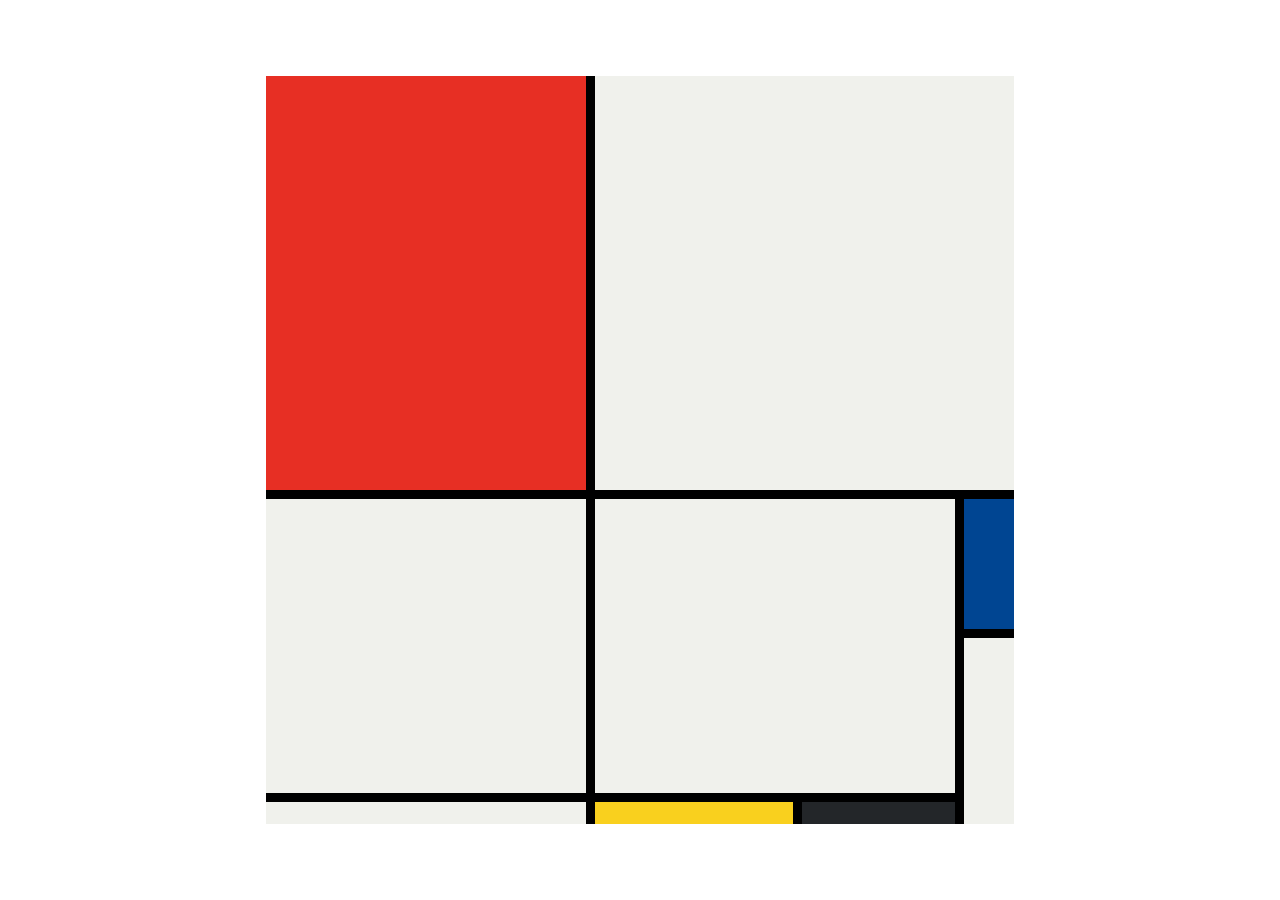
<file: Grid_mondrain.html>
<!DOCTYPE html>
<html lang="en">

<head>
  <meta charset="UTF-8">
  <meta name="viewport" content="width=device-width, initial-scale=1.0">
  <title>Mondrian Project</title>
  <style>
    /* 
    Write your CSS here 
    Gap Colour: #000
    White: #F0F1EC
    Red: #E72F24
    Black: #232629
    Blue: #004592
    Yellow: #F9D01E

    For dimensions, see dimensions.png image.
    HINT: Remember you can't change the properties of grid lines.
    But grid lines are transparent!
    */
    body{
      padding: 0;
      margin: 0;
      display: flex;
      justify-content: center;
      align-items: center;
      height: 100vh;
    }
    .container{
      width: 748px;
      height: 748px;
      display: grid;
      background-color: #000;
      grid-template-columns: 320px 198px 153px 50px;
      grid-template-rows: 414px 130px 155px 22px;
      gap:9px;
    }
    .red{
      grid-area: 1 / 1 / 2 / 2;
     background-color: #E72F24;
    }
    .big_white{
      grid-area: 1 / 2 / 2 / 5;
      background-color: #F0F1EC;
    }
    .B_white1{
     grid-area: 2 / 1 / 4 / 2;
     background-color: #F0F1EC;
    }
    .B_white2{
      grid-area: 2 / 2 / 4 / 4;
      background-color: #F0F1EC;
    }
    .blue{
      grid-area: 2 / 4 / 3 / 5;
      background-color: #004592;
    }
    .Vs_white{
     grid-area: 3 / 4 / 5 / 5;
     background-color: #F0F1EC;
    }
    .ws_white{
    grid-area: 4 / 1 / 5 / 2;
    background-color: #F0F1EC;
    }
    .yellow{
      grid-area: 4 / 2 / 5 / 3;
      background-color: #F9D01E;
    }
    .black{
    grid-area: 4 / 3 / 5 / 4;
    background-color: #232629;
    }
  </style>
</head>

<body>
  <!-- Write your HTML here -->
</body>
<div class="container">
  <div class="item red"></div>
  <div class="item big_white"></div>
  <div class="item B_white1"></div>
  <div class="item B_white2"></div>
  <div class="item blue"></div>
  <div class="item Vs_white"></div>
  <div class="item ws_white"></div>
  <div class="item yellow"></div>
  <div class="item black"></div>




</div>
</html>
</file>
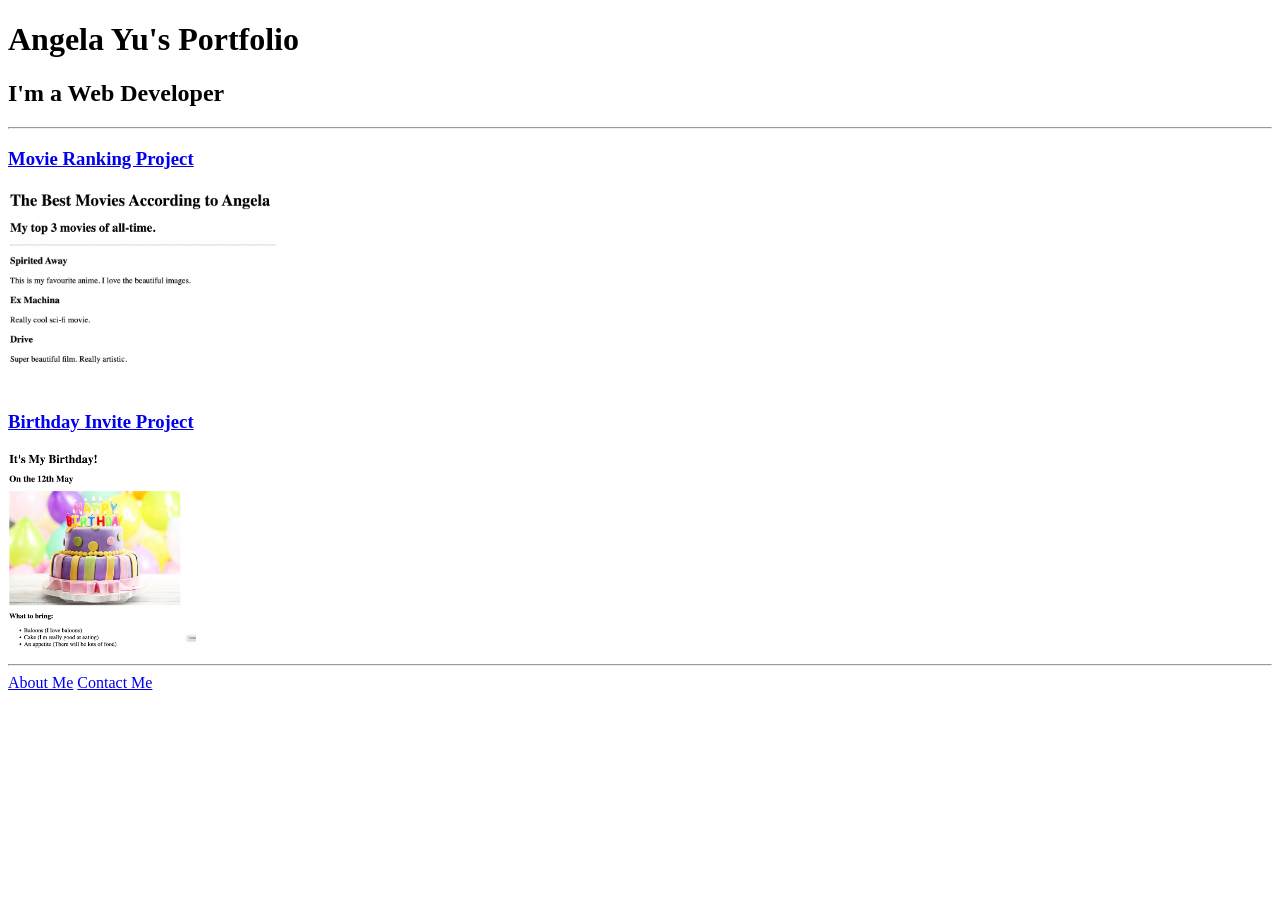
<file: solution.html>
<!DOCTYPE html>
<html lang="en">

<head>
  <meta charset="UTF-8">
  <title>Angela's Portfolio</title>
</head>

<body>
  <h1>Angela Yu's Portfolio</h1>
  <h2>I'm a Web Developer</h2>
  <hr />
  <h3><a href="./public/movie-ranking.html">Movie Ranking Project</a></h3>
  <img src="./assets/images/movie-ranking.png" height="200" alt="movie ranking project preview"/>
  <h3><a href="./public/birthday-invite.html">Birthday Invite Project</a></h3>
  <img src="./assets/images/birthday-invite.png" height="200" alt="birthday invite project preview"/>
  <hr />
  <a href="./public/about.html">About Me</a>
  <a href="./public/contact.html">Contact Me</a>
</body>

</html>
</file>
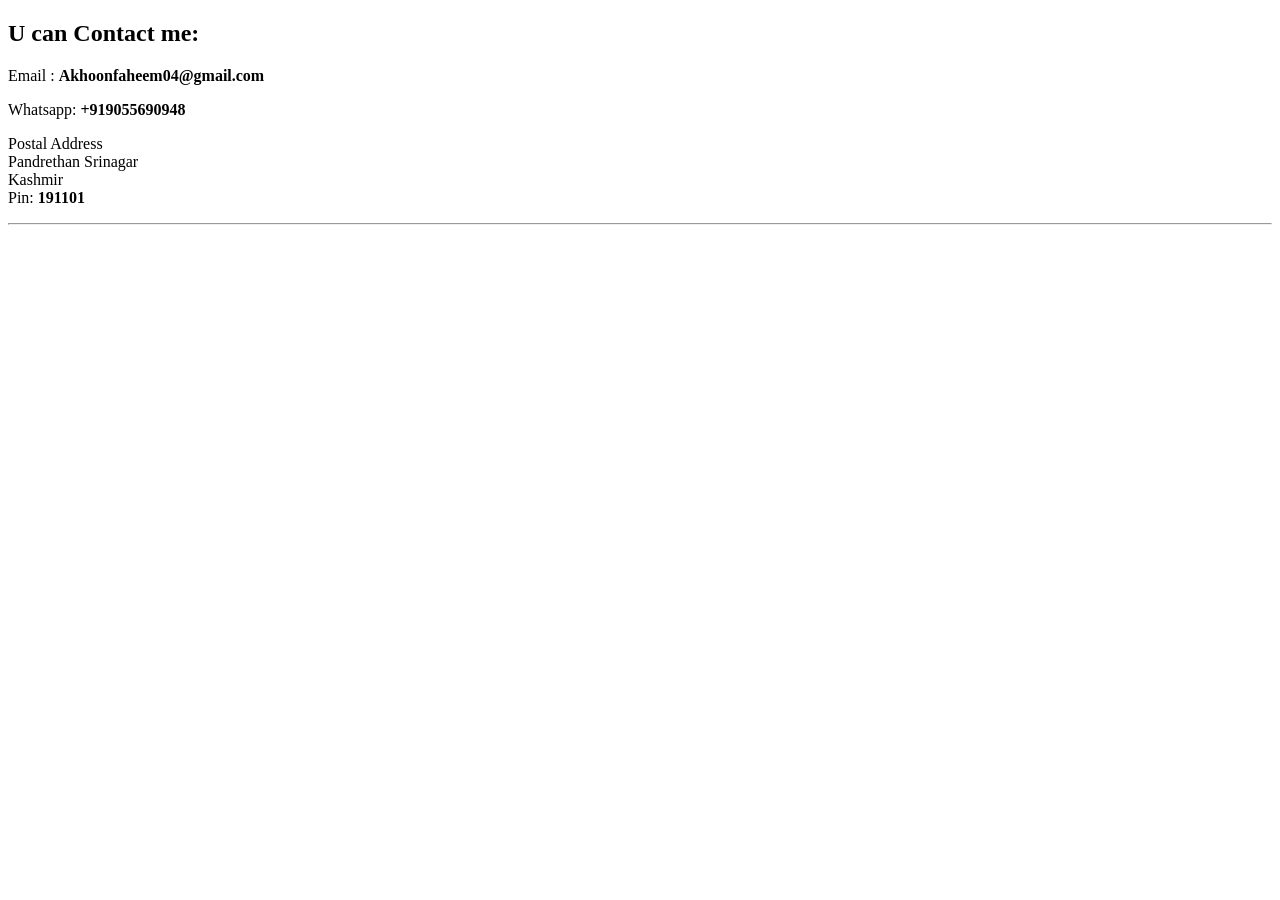
<file: Resume_project/contact.html>
<!DOCTYPE html>
<html lang="en">
<head>
    <meta charset="UTF-8">
    <meta name="viewport" content="width=device-width, initial-scale=1.0">
    <title>Contact</title>
</head>
<body>
    <h2>U can Contact me:</h2>
    <p>Email : <strong>Akhoonfaheem04@gmail.com</strong></p>
    <p>Whatsapp: <strong>+919055690948</strong></p>
    <p>Postal Address<br />
    Pandrethan Srinagar <br/>
    Kashmir <br />
    Pin: <strong>191101</strong>
    <br />
    <hr />
    </p>
</body>
</html>
</file>
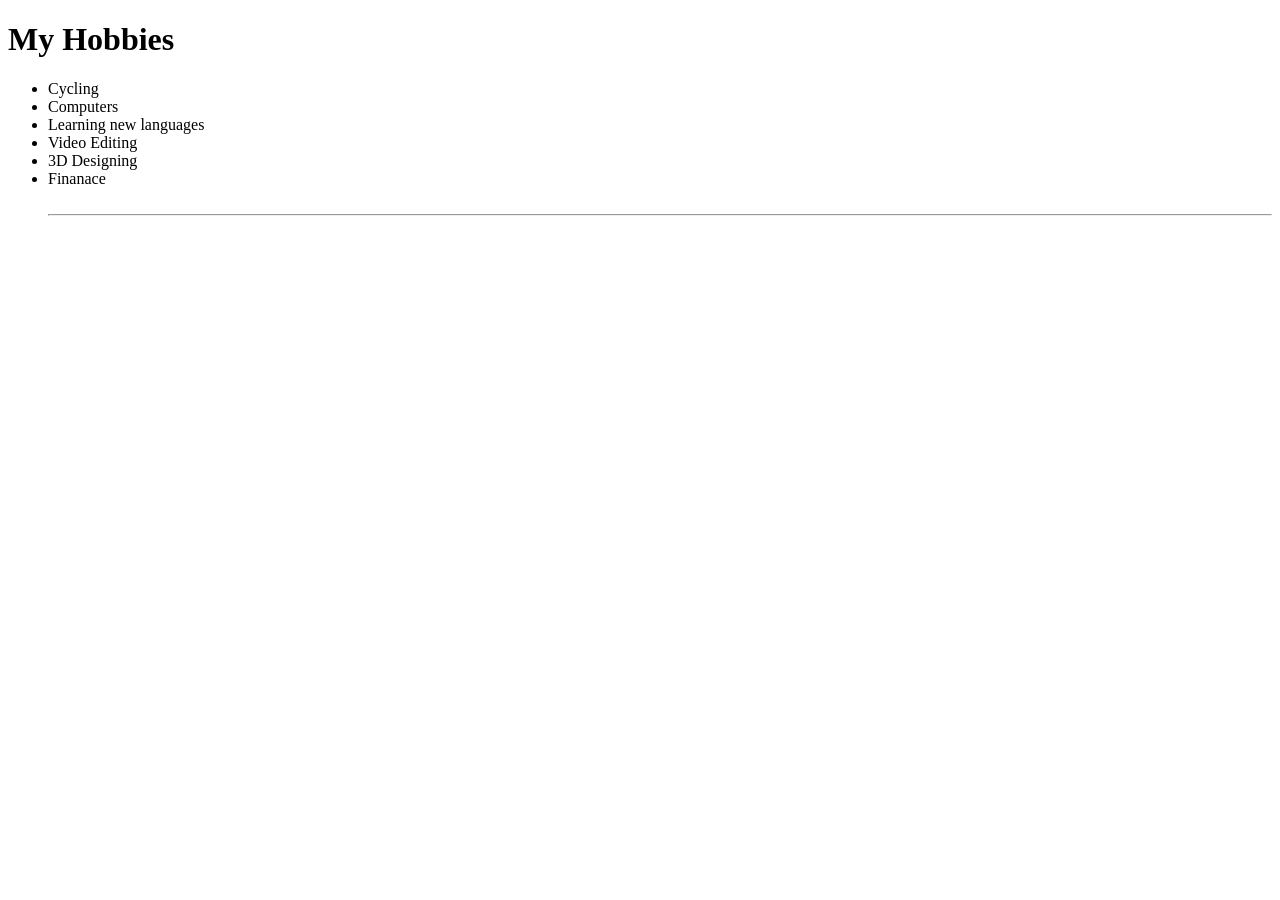
<file: Resume_project/hobbies.html>
<!DOCTYPE html>
<html lang="en">
<head>
    <meta charset="UTF-8">
    <meta name="viewport" content="width=device-width, initial-scale=1.0">
    <title>My Hobbies</title>
</head>
<body>
    <h1>My Hobbies</h1>
    <ul>
        <li>Cycling</li>
        <li>Computers</li>
        <li>Learning new languages</li>
        <li>Video Editing</li>
        <li>3D Designing</li>
        <li>Finanace</li>
        <br />
        <hr />

    </ul>
</body>
</html>
</file>
<file: style.css>
*{
    padding: 0;
    margin: 0;
}

@media(min-width:1200px) {


 /* hero section */

    #title{
        border: 1px solid yellowgreen;
        height: 98vh;
        background-image: url(./background.jpg);
        background-size: cover;
        width: 100%;
        border-bottom: transparent;
   
        

    }
    
    /* first conatiner */
    .main{
       /* border: 1px solid blue; */
        display: flex;
        height: 100%;
        width: 100%;
        justify-content: space-between;
        align-items: center;
    }
     .navi{
        display: none;
    }
/* child of main container */
 
/* image conatiner */
    .img-container{
       /* border: 1px solid whitesmoke;*/
        height: 100%;
        margin: 2px;
        flex: 0 0 50%;
        
       
    }
/* image */
    img{
        height: 100%;
        max-width: 100%;
    }
   
/* text conatiner */
    .text-block{
      /*  border: 1px solid yellowgreen; */
        margin: 2px;
        display: flex;
        height: 100%;
        flex-direction: column;
        align-items: flex-start;
        justify-content: center;
        padding-left: 10px;
        color: white;
        gap:10px;
        flex: 0 0 50%;
        
    }

    /* child of text-block conatiner */
    /* main text */
    h1{
        /* border: 1px solid yellowgreen; */
         font-family:cinzel,sans-serif;
         font-size: 3rem;
         font-weight: 700;
         padding: 5px;
         margin-left: 10px;
         color:gold;
         flex: 0 0 10%;
    }
    /* h2 description */
    .desc{
         /*border: 1px solid yellowgreen;*/
         font-family: oxanium,serif;
         font-weight: 300;
         font-size: 1.5rem;
         padding: 5px;
         margin-left: 10px;
        flex: 0 0 5%;
    }
    span{
        color: violet;
    }
    /* para for extra details */
    .define{
         /*border: 1px solid yellowgreen; */
         margin-left: 10px;
         padding: 5px;
         margin-top: 5px;
         font-family: oxanium, serif;
         font-weight: 200;
         font-size: 1rem;
         width: 60%;
         line-height: 1.6;
         flex: 0 0 10%;
    }
    /* resume button */
    .resume{
        /* border: 1px solid yellowgreen; */
         margin-left: 10px;
         padding: 15px;
         margin-top: 10px;
        text-decoration: none;
        border-radius: 3px;
        background: #4b707d;
        background: linear-gradient(90deg, rgba(75, 112, 125, 1) 0%, rgba(162, 186, 186, 1) 50%, rgba(186, 237, 83, 1) 100%);
        color: rgb(12, 35, 97); 
        font-weight: 900;
        font-size: 1rem;
       /* flex:1; */


}
.resume:hover{
    background: #FFD700;
    color: black;
}
    hr{
      border: 1px dashed whitesmoke;  
    }
/* Features section */

#features{
    width: 100%;
    height: 500px;
    background-image: url(./background.jpg);
    background-size: cover;
}
/* main feture conatiner */
.features{
   /* border: 1px solid black;*/
    display: flex;
    gap:10px;
    justify-content: center;
    height: 100%;
}
/* flex item  */
.sm-container{
   /* border: 1px solid blue;*/
    padding: 3px;
    margin-top: 9%;
    flex: 0 0 30%;
    height: 250px;
    margin-bottom: 20px;
    margin-right: 5px;
}
/* icon conatainer everything is emmbeeded in link tag */
.icon-conatiner{
   /* border: 1px solid gold;*/
    height: 60%;
    padding: 3px;
    margin: 5px;
    width: 45%;
    border-radius: 8px;
   background: #4b707d;
   background: linear-gradient(45deg, rgba(75, 112, 125, 1) 7%, rgba(162, 186, 186, 1) 74%, rgba(186, 237, 83, 1) 100%);
    display: inline-block;
    vertical-align: top;
}

.icon{
    height: 95%;
    width:95%
}
.text-container{ 
    /*border: 1px solid gold;*/
    padding: 3px;
    margin: 2px;
    height: 60%;
    width: 45%;
    display: inline-block;
    text-align: center;
    vertical-align: top; /* forces to align from top edge rather tahn baseline on which text sits */

}
/* h2 tag for name*/
.features-label{
    padding: 1px;
    font-family: oxanium,serif;
    margin-top: 30%;
    font-size: 2rem;
    font-weight: 500;
    color: gold;
}
.two{
    margin-top: 25%;
}
    
#footer{
   
    background-color: #10242c;
    border: 1px solid gold;
    border-bottom: transparent;
    border-left: transparent;
    border-right: transparent;
}

.top{
   /* border: 1px solid yellowgreen; */
    height: 5rem;
    margin-top: 0px;
    display: flex;
    justify-content: center;
    align-items: center;
    
}
.return{
     /*border: 1px solid yellowgreen;*/
     text-decoration: none;
     color: whitesmoke;
     font-family: oxanium, serif;
     padding: 10px;
     text-decoration: none;
     font-family: oxanium, serif;
     font-size: 1rem;
     font-weight: 800;
     flex : 0 0 50%;
     text-align: center;

    }    

.foot-container{
    /*border: 1px solid yellowgreen;*/
    margin-top: 20px;
    margin-bottom: 20px;
    height: 8rem;
    display: flex;
    justify-content: space-evenly;
    align-items: center;
}
.bottom-links{
    /* border: 1px solid yellowgreen;*/
     padding: 10px;
     text-decoration: none;
     font-family: oxanium, serif;
     text-decoration: none;
     font-family: oxanium, serif;
     font-weight: 500;
     font-size: 0.7rem;
     color: whitesmoke;
     margin: 2px;
     flex : 0 0 20%;
     text-align: center;
}
.bottom-links:hover{
    color: black;
    background-color: #FFD700;
}
.spe_line{
    border-top: transparent;
    width: 40%;
    margin: 2px auto;
}
.social{
  /*  border:1px solid yellowgreen; */
    margin-top: 20px;
    display: flex;
    justify-content: center;
    gap: 3px;
}
.ic-link{
   /* border:1px solid yellowgreen;*/
    padding: 5px;
    margin: 2px;
    text-decoration: none;
    flex:0 0 10%;
    text-align: center;
}
.soc-img{
    border:1px solid goldenrod;
    height: 30px;
    width: 30px;
    border-radius: 50%;
    background-color: whitesmoke;
}

.copyright{
    /*border:1px solid goldenrod;*/
    margin-top: 20px;
    margin-bottom: 0px;

}
div[class="copyright"]>p{
 color: whitesmoke;
 text-transform: uppercase;
 font-size: 0.7rem;
 padding-left: 30px;
}
.mobile{
    display: none;
}
}
</file>
<file: tabStyle.css>
*{
    padding: 0;
    margin: 0;
}

   #title{
        border: 1px solid yellowgreen;
        height: 99vh;
        background-image: url(./background.jpg);
        background-size: cover;
        width: 100%;
        border-bottom: transparent; 
        overflow: hidden;

    }
        /* first conatiner */
    .main{
      /*  border: 1px solid blue; */
        display: flex;
        height: 100%;
        width: 100%;
        justify-content: space-between;
        align-items: flex-start;
    }
    .navi{
        display: none;
    }
    /* image conatiner */
    .img-container{
       /* border: 1px solid whitesmoke;*/
        height: 100%;
        margin: 2px;
        padding: 2px;
        flex: 0 0 45%;
        
    }
        img{
        height: 100%;
        max-width: 90%;
    }
    /* text conatiner */
    .text-block{
       /* border: 1px solid yellowgreen; */
        margin: 2px;
        display: flex;
        height: 100%;
        flex-direction: column;
        align-items: flex-start;
        justify-content: center;
        padding-left: 10px;
        color: white;
        gap:10px;
        flex: 0 0 55%; 
        
    }
    /* child of text-block conatiner */
    /* main text */
    h1{
         /*border: 1px solid yellowgreen; */
         font-family:cinzel,sans-serif;
         font-size: 4vw;
         font-weight: 700;
         padding: 5px;
         margin-left: 10px;
         color:gold;
         flex: 0 0 5%;
         width:85%
    }
     /* h2 description */
    .desc{
         /*border: 1px solid yellowgreen;*/
         font-family: oxanium,serif;
         font-weight: 300;
         font-size: 1rem;
         padding: 5px;
         margin-left: 10px;
         flex: 0 0 3%; 
         width: 80%;
    }
     span{
        color: violet;
    }
    /* para for extra details */
    .define{
         /*border: 1px solid yellowgreen; */
         margin-left: 10px;
         padding: 5px;
         margin-top: 5px;
         font-family: oxanium, serif;
         font-weight: 200;
         font-size: 0.9rem;
         width: 75%;
         line-height: 1.9;
         flex: 0 0 6% 
    }
     /* resume button */
    .resume{
        /*border: 1px solid yellowgreen; */
        margin-left: 10px;
        padding: 20px;
        margin-top: 10px;
        text-decoration: none;
        border-radius: 3px;
        background: #4b707d;
        background: linear-gradient(90deg, rgba(75, 112, 125, 1) 0%, rgba(162, 186, 186, 1) 50%, rgba(186, 237, 83, 1) 100%);
        color: rgb(12, 35, 97); 
        font-weight: 900;
        font-size: 0.9rem;
        flex: 0 0 1%;


}
.resume:hover{
    background: #FFD700;
    color: black;
}
  hr{
      border: 1px dashed whitesmoke;  
    }

#features{
    width: 100%;
    height: 400px;
    background-image: url(./background.jpg);
    background-size: cover;
}
.features{
   /* border: 1px solid black;*/
    display: flex;
    gap:10px;
    justify-content: center;
    height: 100%;
}
.sm-container{
   /* border: 1px solid blue;*/
    padding: 3px;
    margin-top: 9%;
    flex: 0 0 30%;
    height: 250px;
    margin-bottom: 20px;
    margin-right: 5px;
    overflow: hidden;
}

/* icon conatainer everything is emmbeeded in link tag */
.icon-conatiner{
    border: 1px solid gold;
    height: 60%;
    padding: 3px;
    margin: 5px;
    width: 45%;
    border-radius: 8px;
   background: #4b707d;
   background: linear-gradient(45deg, rgba(75, 112, 125, 1) 7%, rgba(162, 186, 186, 1) 74%, rgba(186, 237, 83, 1) 100%);
    display: inline-block;
    vertical-align: top;
}
.icon{
    height: 95%;
    width:95%
}
.text-container{ 
    /* border: 1px solid gold; */
    padding: 3px;
    margin: 2px;
    height: 60%;
    width: 75%;
    display: inline-block;
    text-align: center;
    vertical-align: top; /* forces to align from top edge rather tahn baseline on which text sits */

}
.features-label{
    padding: 1px;
    margin-top: 2px;
    font-family: oxanium,serif;
    font-size: 1.5rem;
    font-weight: 500;
    color: gold;
    text-align: left;
}
#footer{
   
    background-color: #10242c;
   /* border: 1px solid gold; */
    border-bottom: transparent;
    border-left: transparent;
    border-right: transparent;
}

.top{
    /*border: 1px solid yellowgreen; */
    height: 5rem;
    margin-top: 0px;
    display: flex;
    justify-content: center;
    align-items: center;
    
}
.return{
    /* border: 1px solid yellowgreen; */
     text-decoration: none;
     color: whitesmoke;
     font-family: oxanium, serif;
     padding: 10px;
     text-decoration: none;
     font-family: oxanium, serif;
     font-size: 1rem;
     font-weight: 800;
     flex : 0 0 50%;
     text-align: center;

    }    

.foot-container{
   /* border: 1px solid yellowgreen; */
    margin-top: 20px;
    margin-bottom: 20px;
    height: 8rem;
    display: flex;
    justify-content: space-evenly;
    align-items: center;
}
.bottom-links{
    /* border: 1px solid yellowgreen;*/
     padding: 10px;
     text-decoration: none;
     font-family: oxanium, serif;
     text-decoration: none;
     font-family: oxanium, serif;
     font-weight: 500;
     font-size: 0.7rem;
     color: whitesmoke;
     margin: 2px;
     flex : 0 0 20%;
     text-align: center;
}
.spe_line{
    border-top: transparent;
    width: 40%;
    margin: 2px auto;
}
.social{
   /* border:1px solid yellowgreen; */
    margin-top: 20px;
    display: flex;
    justify-content: center;
    gap: 3px;
}
.ic-link{
   /* border:1px solid yellowgreen;*/
    padding: 5px;
    margin: 2px;
    text-decoration: none;
    flex:0 0 10%;
    text-align: center;
}
.soc-img{
    border:1px solid goldenrod;
    height: 30px;
    width: 30px;
    border-radius: 50%;
    background-color: whitesmoke;
}
.copyright{
   /* border:1px solid goldenrod; */
    margin-top: 20px;
    margin-bottom: 0px;

}
div[class="copyright"]>p{
 color: whitesmoke;
 text-transform: uppercase;
 font-size: 0.7rem;
 padding-left: 30px;
}
.mobile{
    display: none;
}
</file>
<file: mobilestyle.css>
*{
    padding: 0;
    margin:0;

}

#title{
       /* border: 1px solid yellowgreen;*/
        min-height: 100vh;
        height: auto;
        min-width: 100%;
        width:auto;
        background-image: url(./background.jpg);
        background-size: cover;
        width: 100%;
        border-bottom: transparent; 
        padding: 2px;

    }
      .main{
       /* border: 1px solid blue; */
       /* padding: 2px; */
       display: block;
       min-height: 100vh;
       height: auto;
       min-width: 100%;
       width:auto;
    }
    .navi{
       /* border: 1px solid white;*/
       display: flex;
       min-width: 100%;
       width: auto;
       height: 53%;
       justify-content: space-evenly;
       align-items: center;
       gap: 10%;
       padding: 5px;
       border-top: transparent;
       border-left: transparent;
       /* border-right:1px solid goldenrod; */
       /* border-bottom: 1px solid goldenrod; */
    }
    .button{
       /* border: 1px solid white;*/
        text-decoration: none;
        font-family: oxanium,serif;
        color: whitesmoke;
        font-size: 101%;
        display: inline-block;
        width: 20%;
        margin-right: 5%;
        flex-basis: 20%;
        flex-grow: 1;
        flex-shrink: 1;
    }
    .button:hover{
        background-color: rgb(167, 213, 58);
        color: black;
        font-size: 105%;
        flex-basis:25%;
    }
    .about{
        text-align: center;
    }
    .header{
       /* border: 1px solid white;*/
       margin-top:15%;
       /* padding: 3px; */
       width: 100%;
       text-align: left;
    }
    h1{
        /* border: 1px solid yellowgreen; */
        font-family:cinzel,sans-serif;
        font-size: 2rem;
        font-weight: 700;
        padding-left: 4%;
        margin-left: 0px;
        color:gold;
        width:100%
    }
    .description{
         /*border: 1px solid white;*/
         padding: 0px;
         width: 100%;
         margin-bottom: 10px;
         text-align: left;
    }
    .desc{
       /* border: 1px solid yellowgreen; */
       font-family:cinzel,sans-serif;
       font-size: 1.2rem;
       font-weight: 700;
       padding: 5px;
       margin-left: 4%;
       color:gold;
       width:85%
    }
      span{
        color: violet;
    }

     .img-container{
       /* border: 1px solid whitesmoke; */
       height: 60%;
       width: 60%;
       margin: 20px auto;
       padding: 2px;
       text-align: center;
    }
        img{
        height: 100%;
        max-width: 100%;
    }
    .text-block{
       display: none;
        
    }
    .para{
        /*border: 1px solid white;*/
        width: 100%;
        height: 10%;
        text-align: left;
    }
    
    .define{
       /*  border: 1px solid yellowgreen; */
       margin-left: 10px;
       padding: 12px;
       margin-top: 3px;
       font-family: oxanium, serif;
       font-weight: 200;
       font-size: 1.2rem;
       width: 80%;
       color:whitesmoke;
       line-height: 2.1;
    }
    .resume{
        /*border: 1px solid yellowgreen;*/
        display: block;
        margin: 60px auto;
        padding: 20px;
        text-decoration: none;
        border-radius: 10px;
        background: linear-gradient(90deg, rgba(75, 112, 125, 1) 0%, rgba(162, 186, 186, 1) 50%, rgba(186, 237, 83, 1) 100%);
        color: rgb(12, 35, 97);
        font-weight: 900;
        font-size: 1.9rem;
        width:60%;
        text-align: center;
}
.resume:hover{
    background: #FFD700;
    color: black;
}



    #features{
        display: none;
    }
    #footer{
    background-color: #10242c;
    border: 1px solid gold; 
    border-bottom: transparent;
    border-left: transparent;
    border-right: transparent;
    }
    .top{
    /*border: 1px solid yellowgreen; */
    height: 5rem;
    margin-top: 0px;
    display: flex;
    justify-content: center;
    align-items: center;
    
}
.return{
    /* border: 1px solid yellowgreen; */
     text-decoration: none;
     color: whitesmoke;
     font-family: oxanium, serif;
     padding: 10px;
     text-decoration: none;
     font-family: oxanium, serif;
     font-size: 1rem;
     font-weight: 800;
     flex : 0 0 50%;
     text-align: center;

    }    

    .foot-container{
   display: none;
}
.spe_line{
    border-top: transparent;
    width: 40%;
    margin: 2px auto;
}
.social{
    /*border:1px solid yellowgreen; */
    margin-top: 20px;
    display: flex;
    justify-content: center;
    gap: 3px;
}
.ic-link{
   /* border:1px solid yellowgreen;*/
    padding: 5px;
    margin: 2px;
    text-decoration: none;
    flex:0 0 10%;
    text-align: center;
}
.soc-img{
    border:1px solid goldenrod;
    height: 30px;
    width: 30px;
    border-radius: 50%;
    background-color: whitesmoke;
}
.copyright{
    /*border:1px solid goldenrod; */
    margin-top: 20px;
    margin-bottom: 0px;

}
div[class="copyright"]>p{
 color: whitesmoke;
 text-transform: uppercase;
 font-size: 0.7rem;
 padding-left: 30px;
}


/*.
</file>
<file: TinDog_Project/css/style.css>
.gradient-background {
  background: linear-gradient(300deg, #00bfff, #ff4c68, #ef8172);
  background-size: 180% 180%;
  animation: gradient-animation 18s ease infinite;
}

@keyframes gradient-animation {
  0% {
    background-position: 0% 50%;
  }
  50% {
    background-position: 100% 50%;
  }
  100% {
    background-position: 0% 50%;
  }
}

.icon-square {
  width: 3rem;
  height: 3rem;
  border-radius: 0.75rem;
}
.profile-img{
  height: 100px;
  border-radius: 50%;
}
</file>
